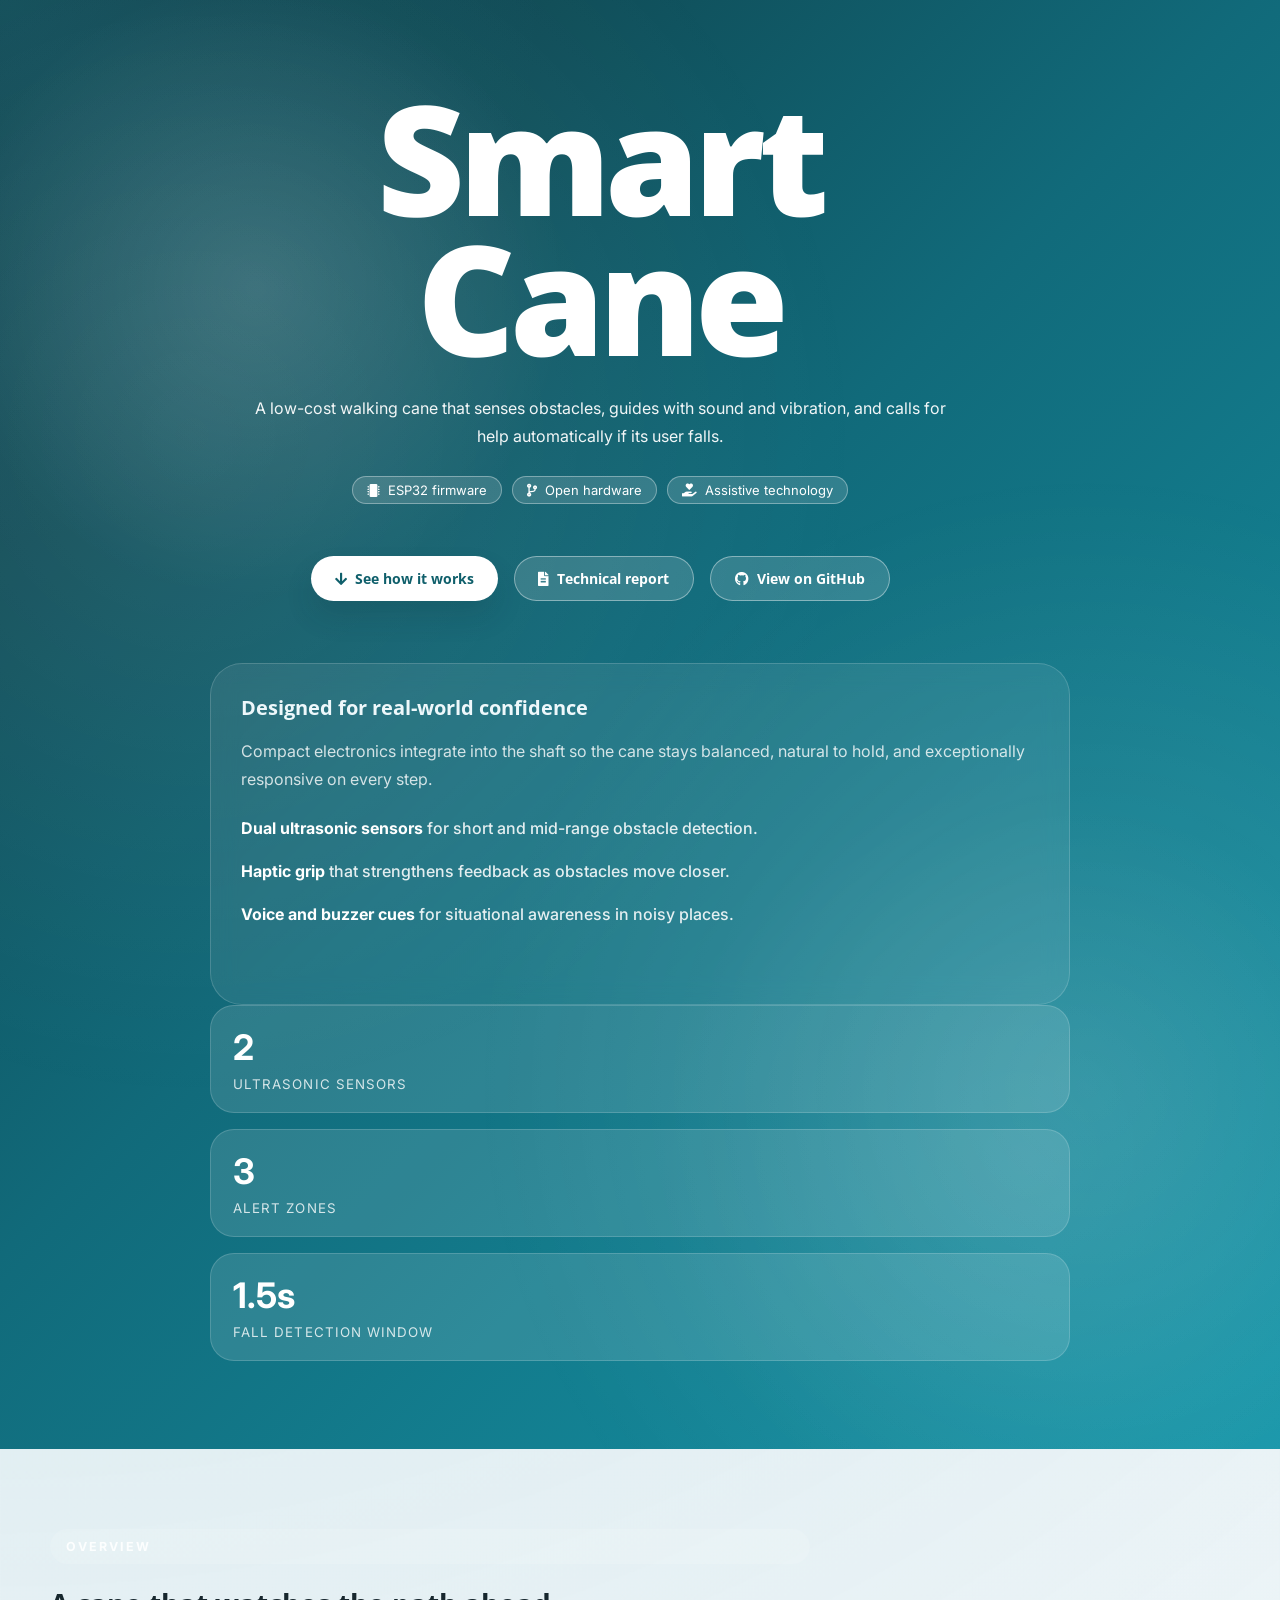
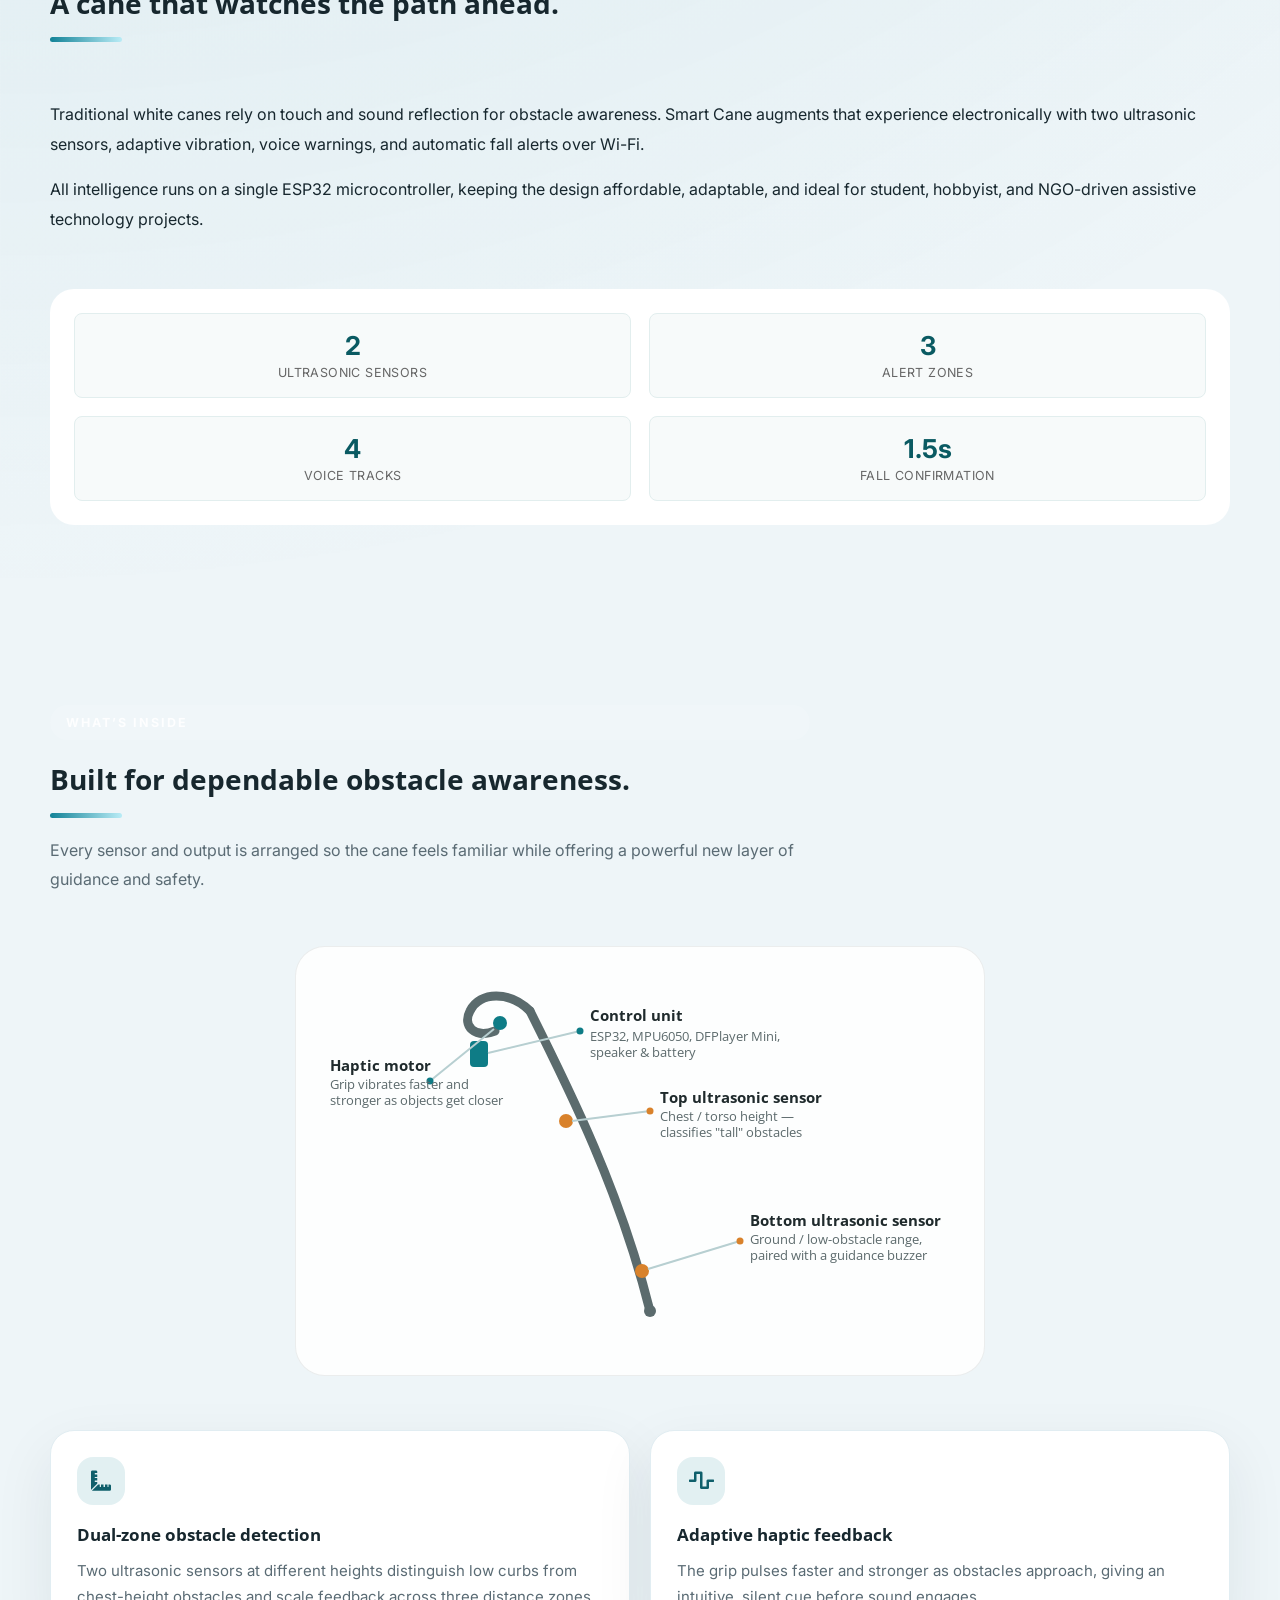
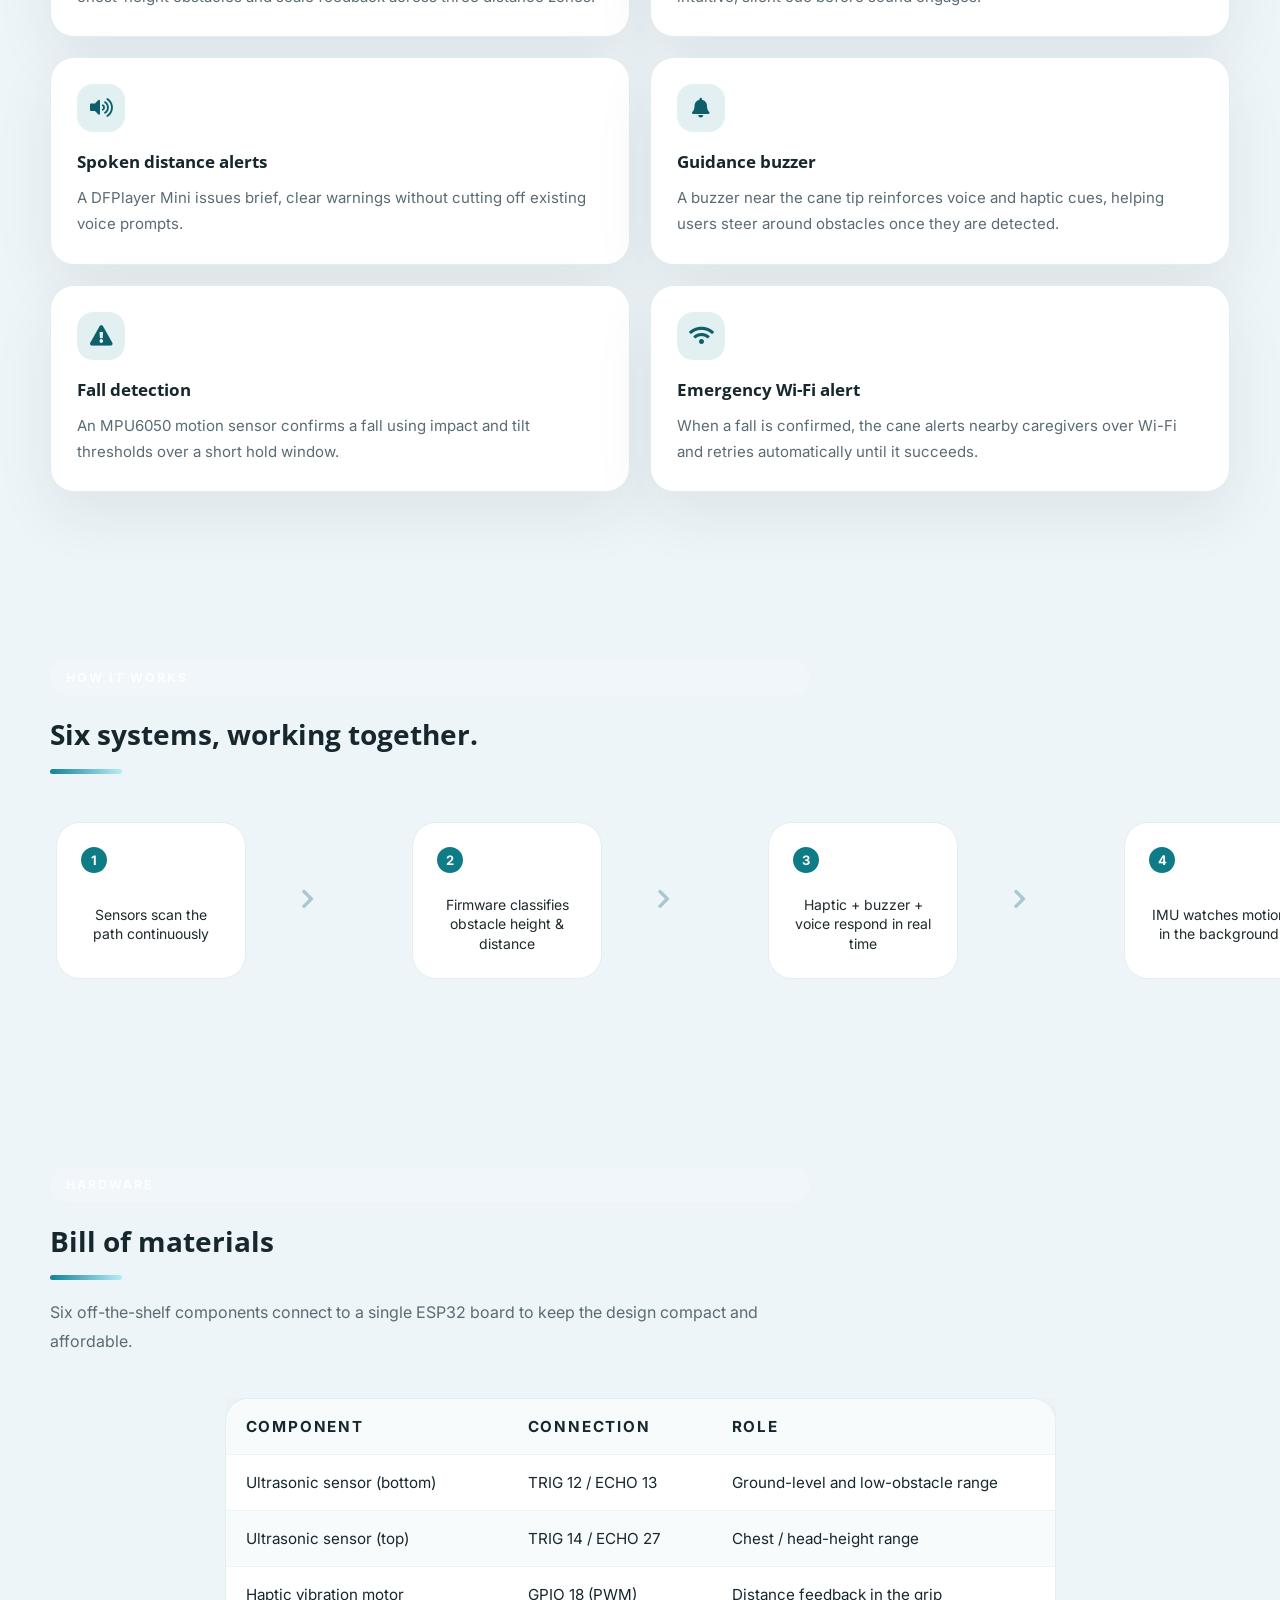
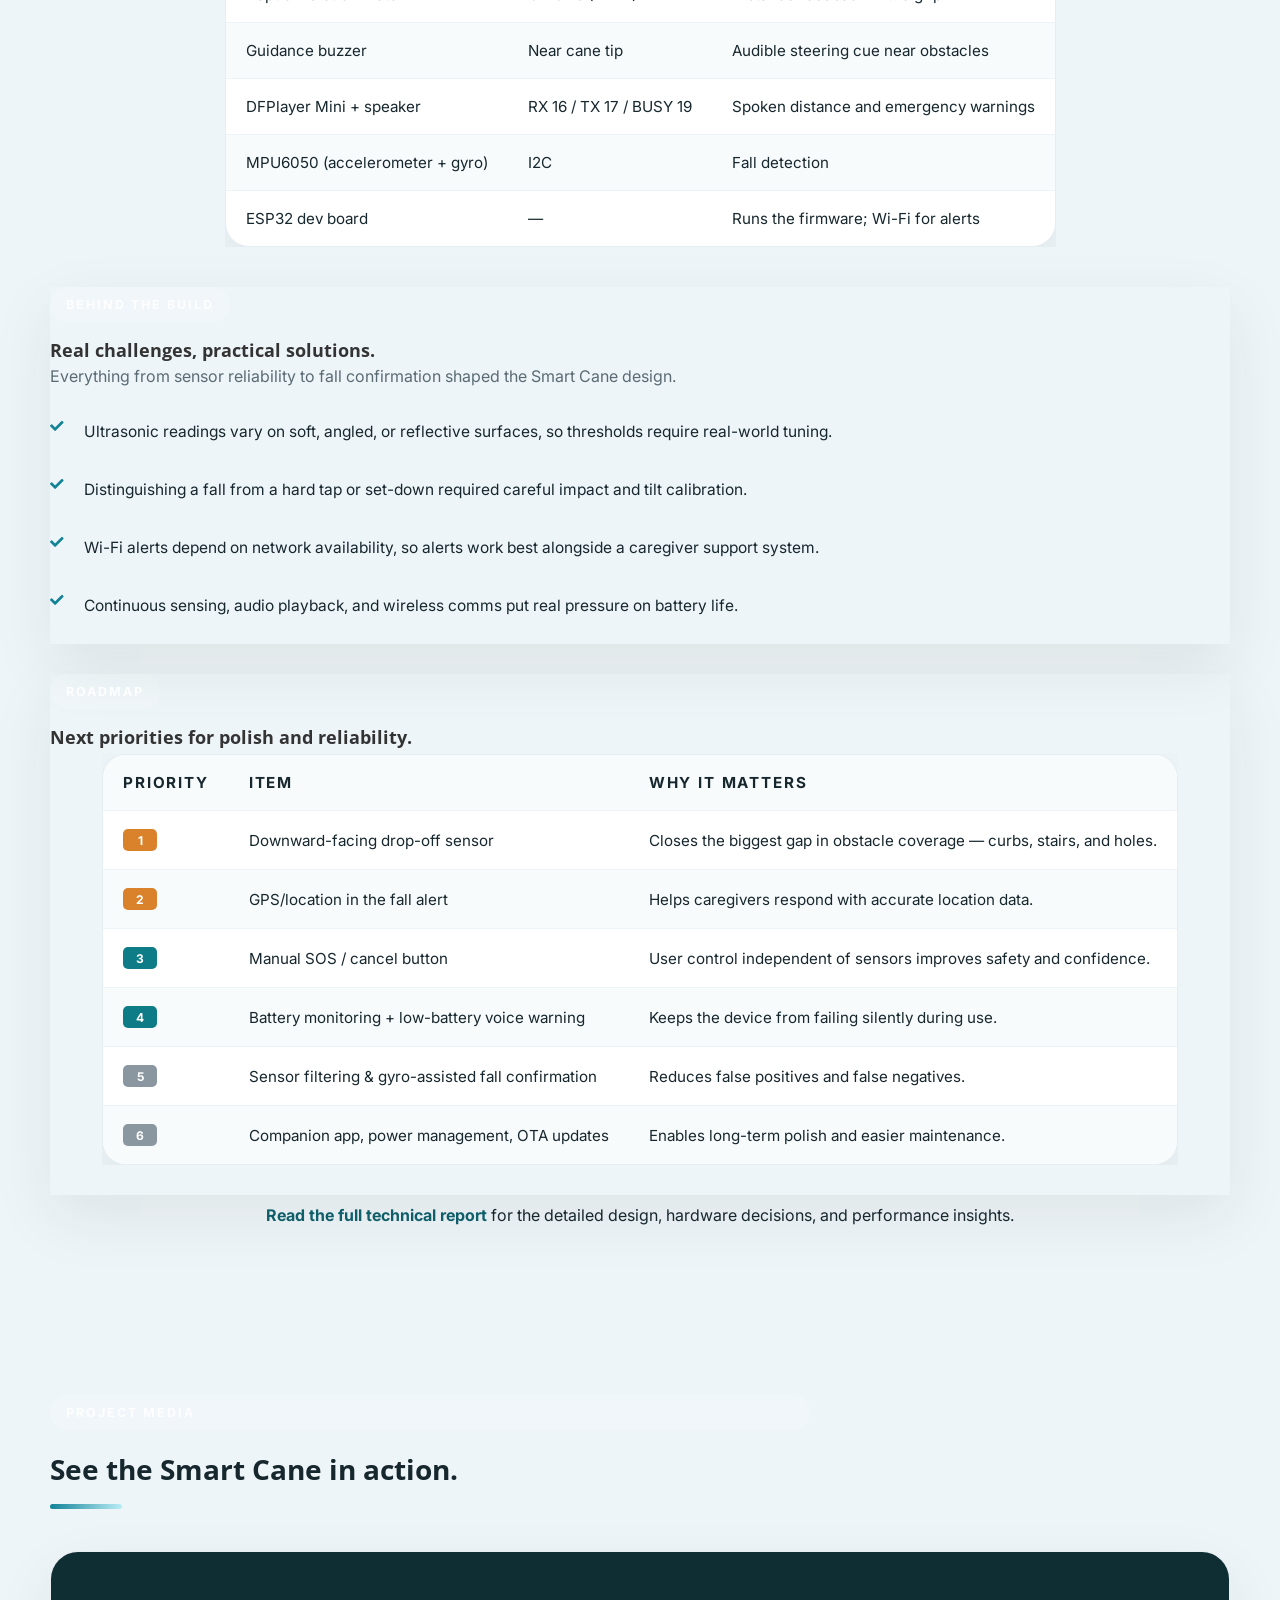
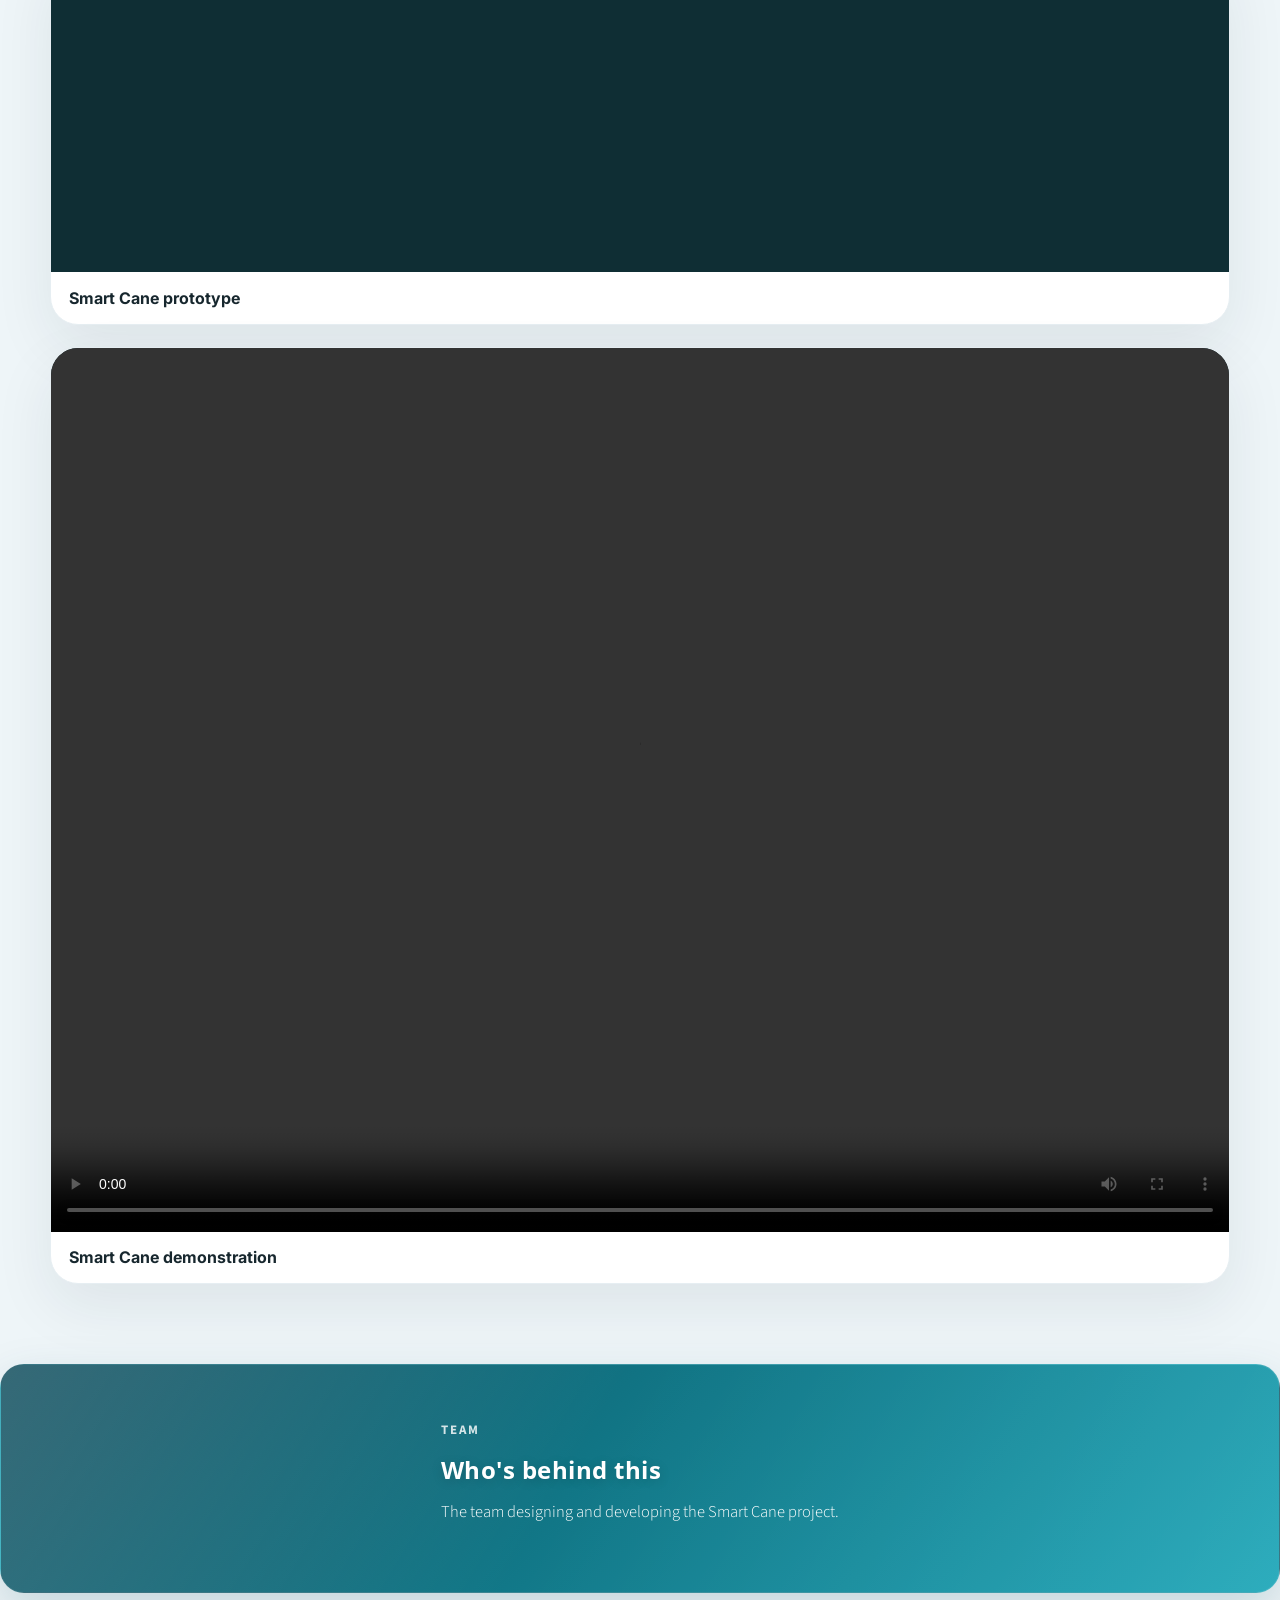
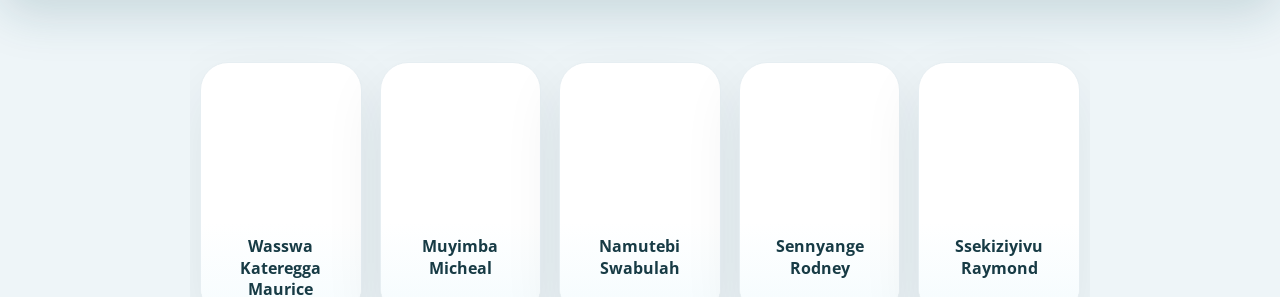
<file: index.html>
<!doctype html>
<html lang="en">
<head>
  <meta charset="utf-8">
  <meta name="viewport" content="width=device-width, initial-scale=1">
  <meta http-equiv="refresh" content="0; url=smart-cane-site/index.html">
  <title>Smart Cane</title>
  <link rel="canonical" href="smart-cane-site/index.html">
</head>
<body>
  <p>Opening the <a href="smart-cane-site/index.html">Smart Cane website</a>…</p>
</body>
</html>
</file>
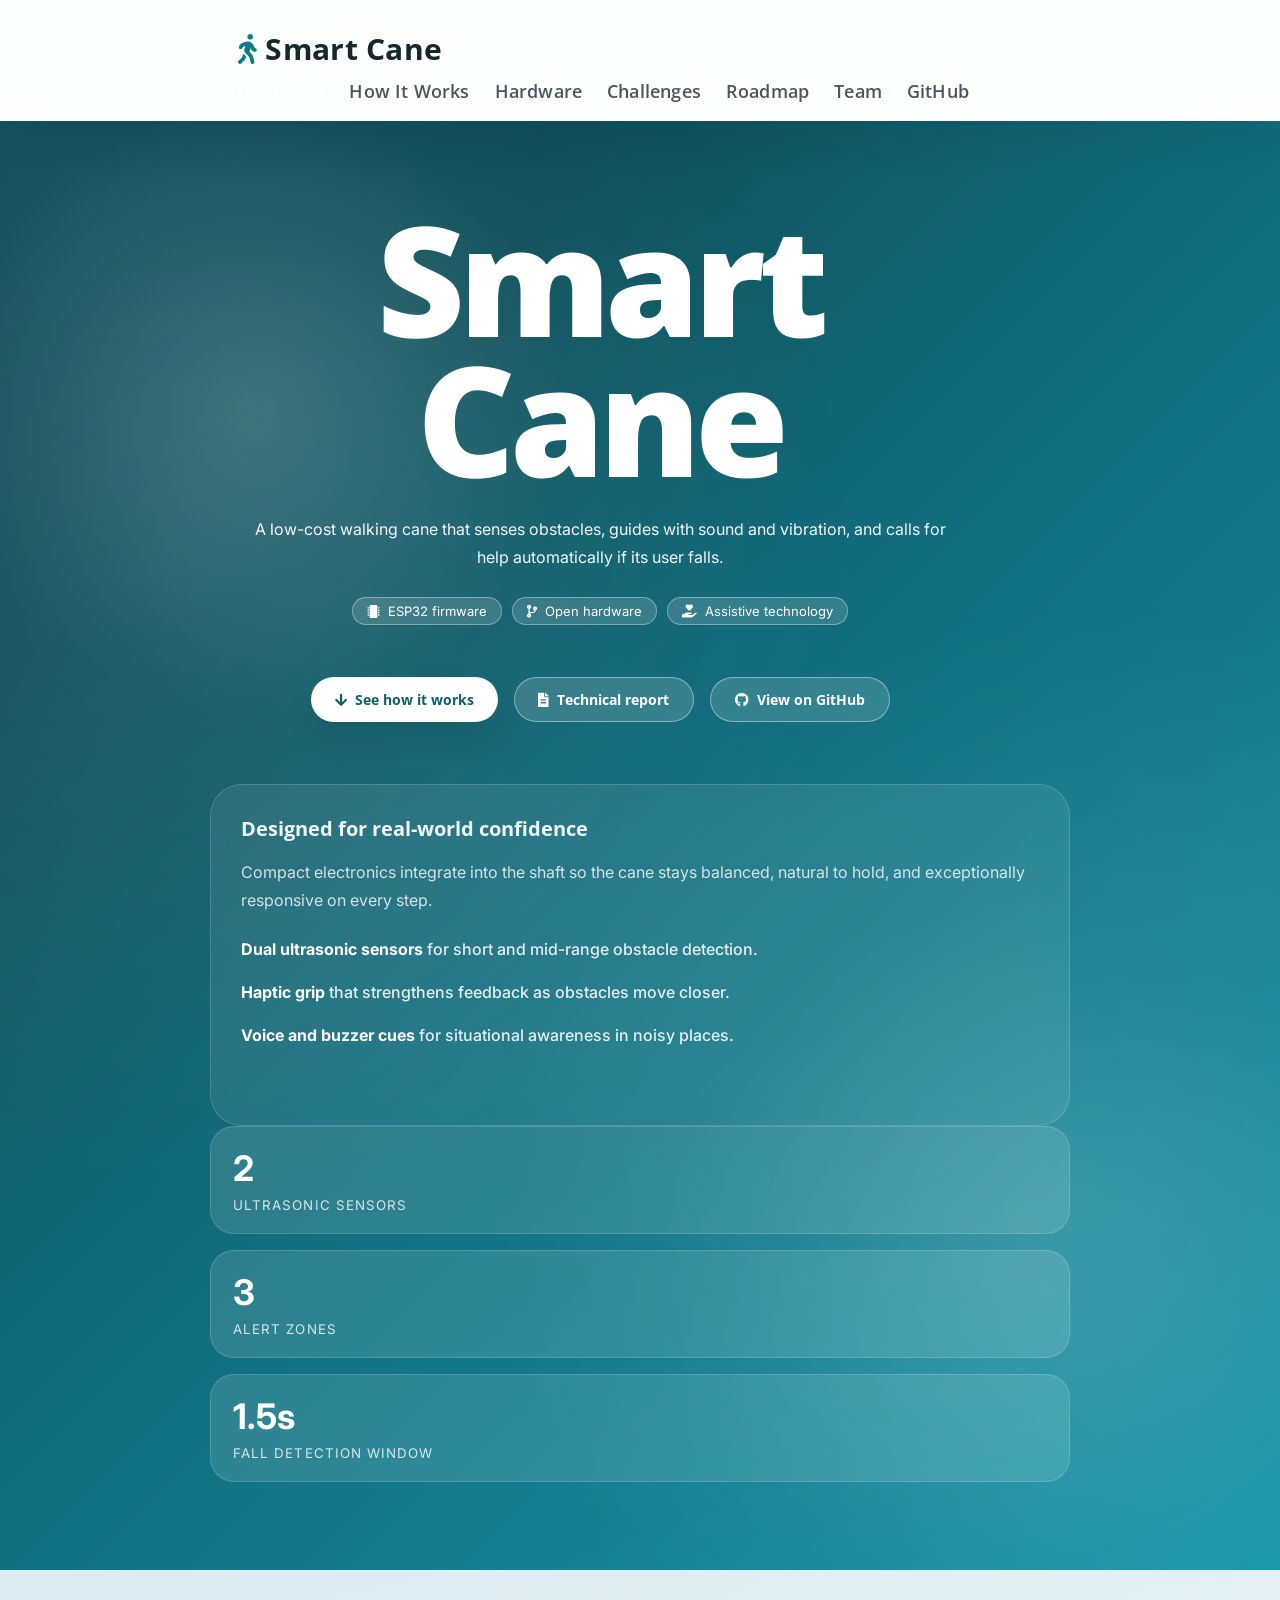
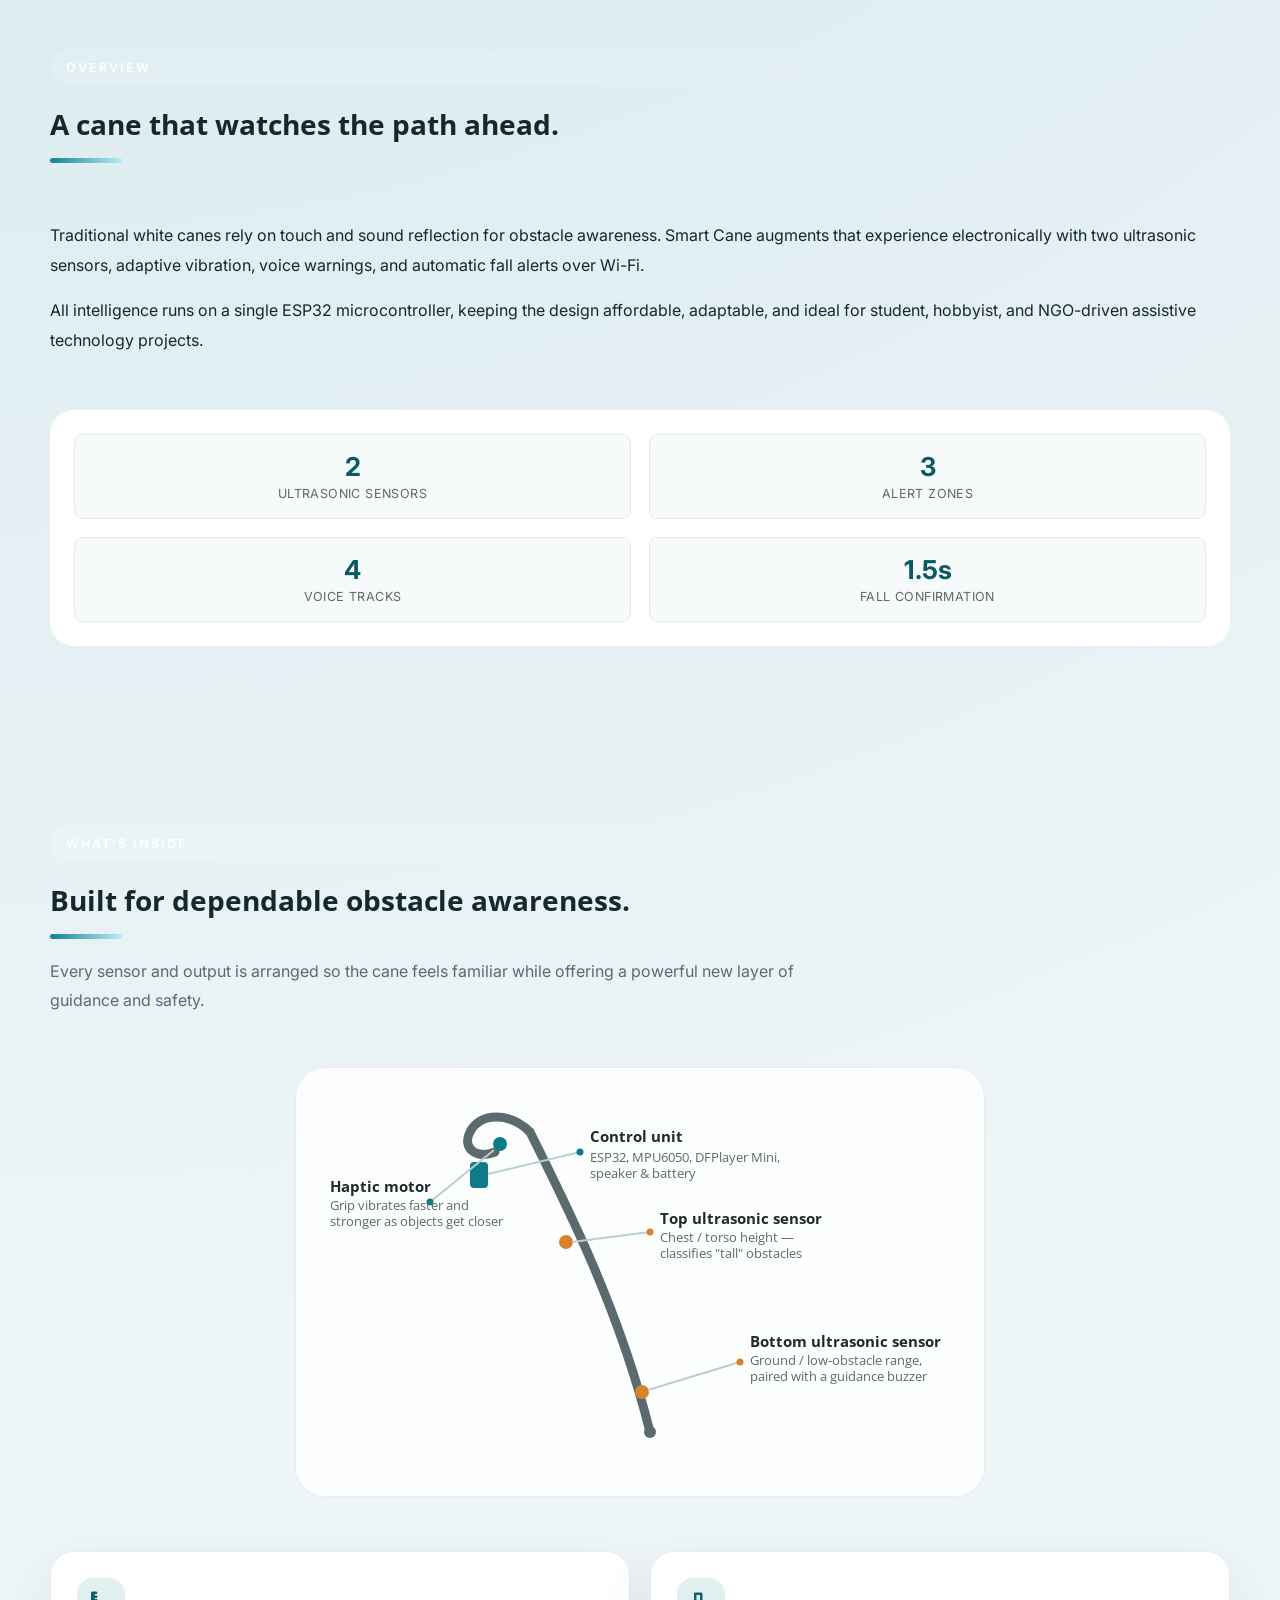
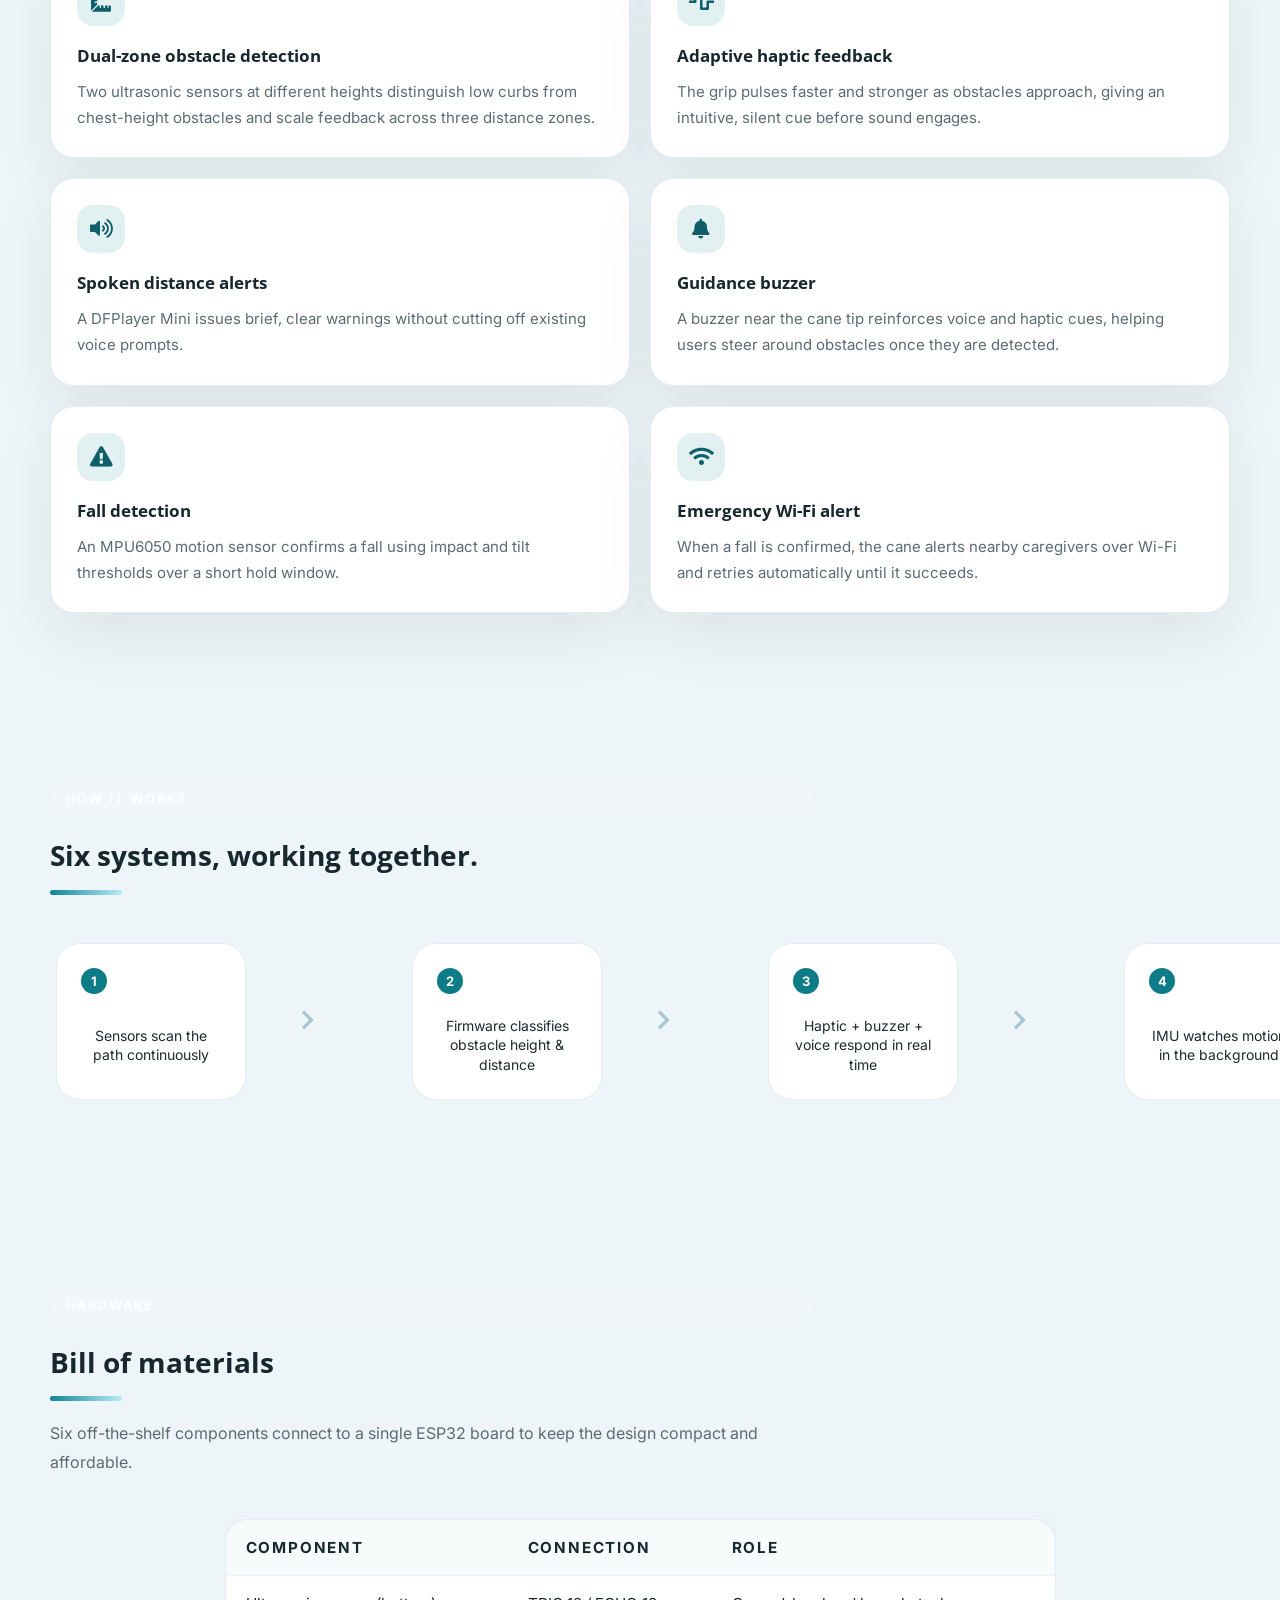
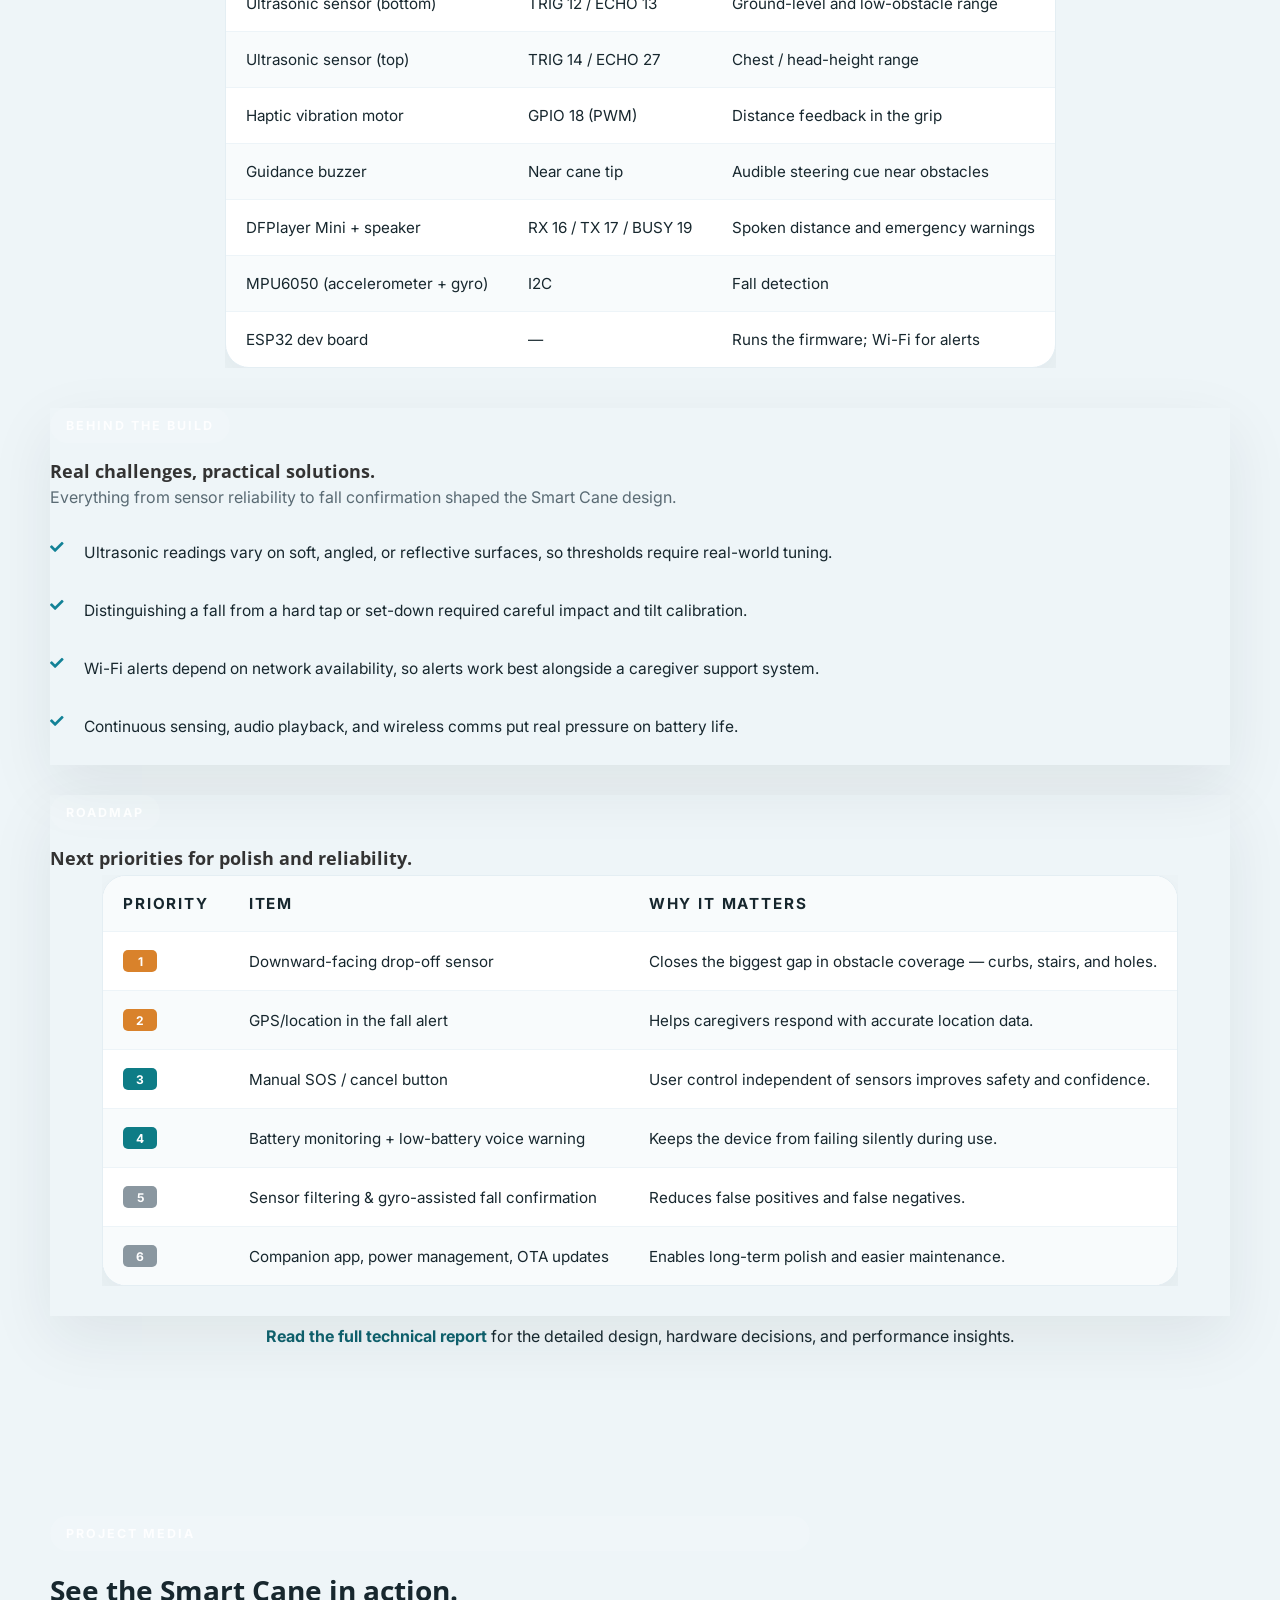
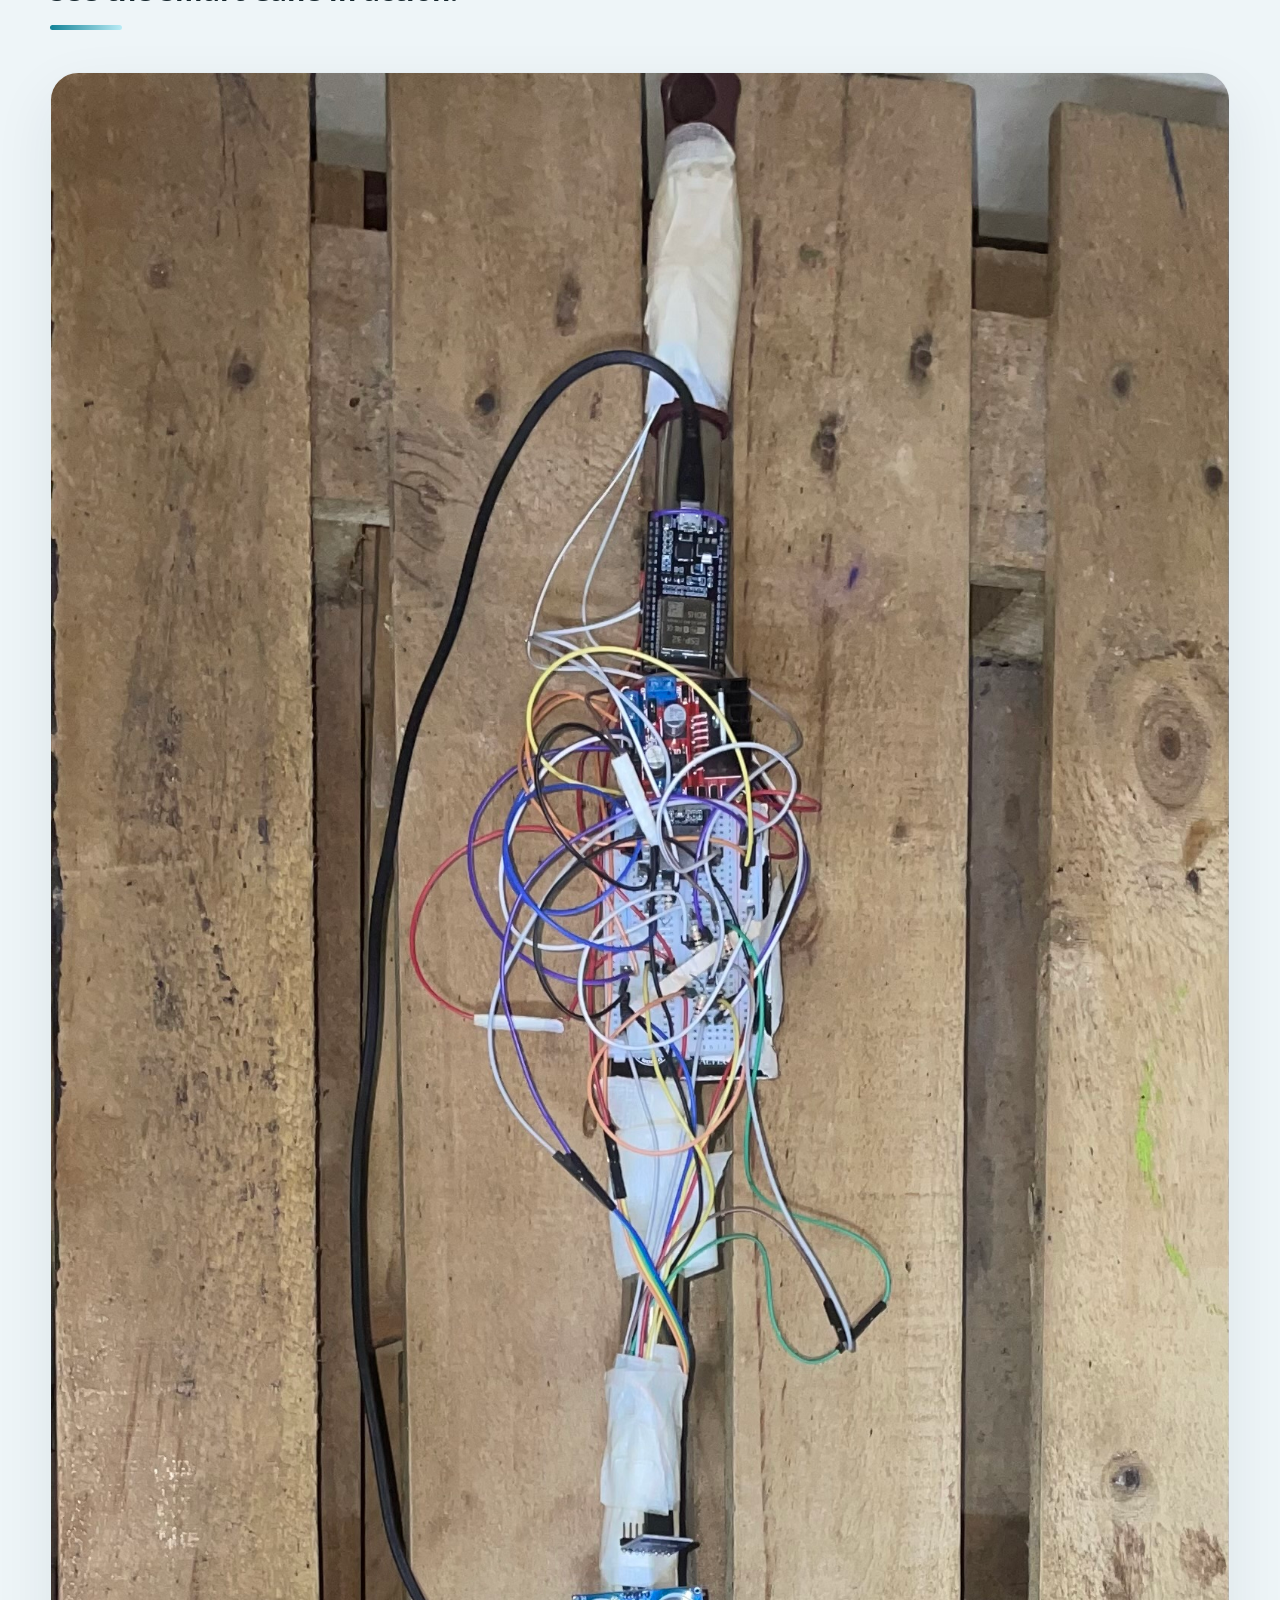
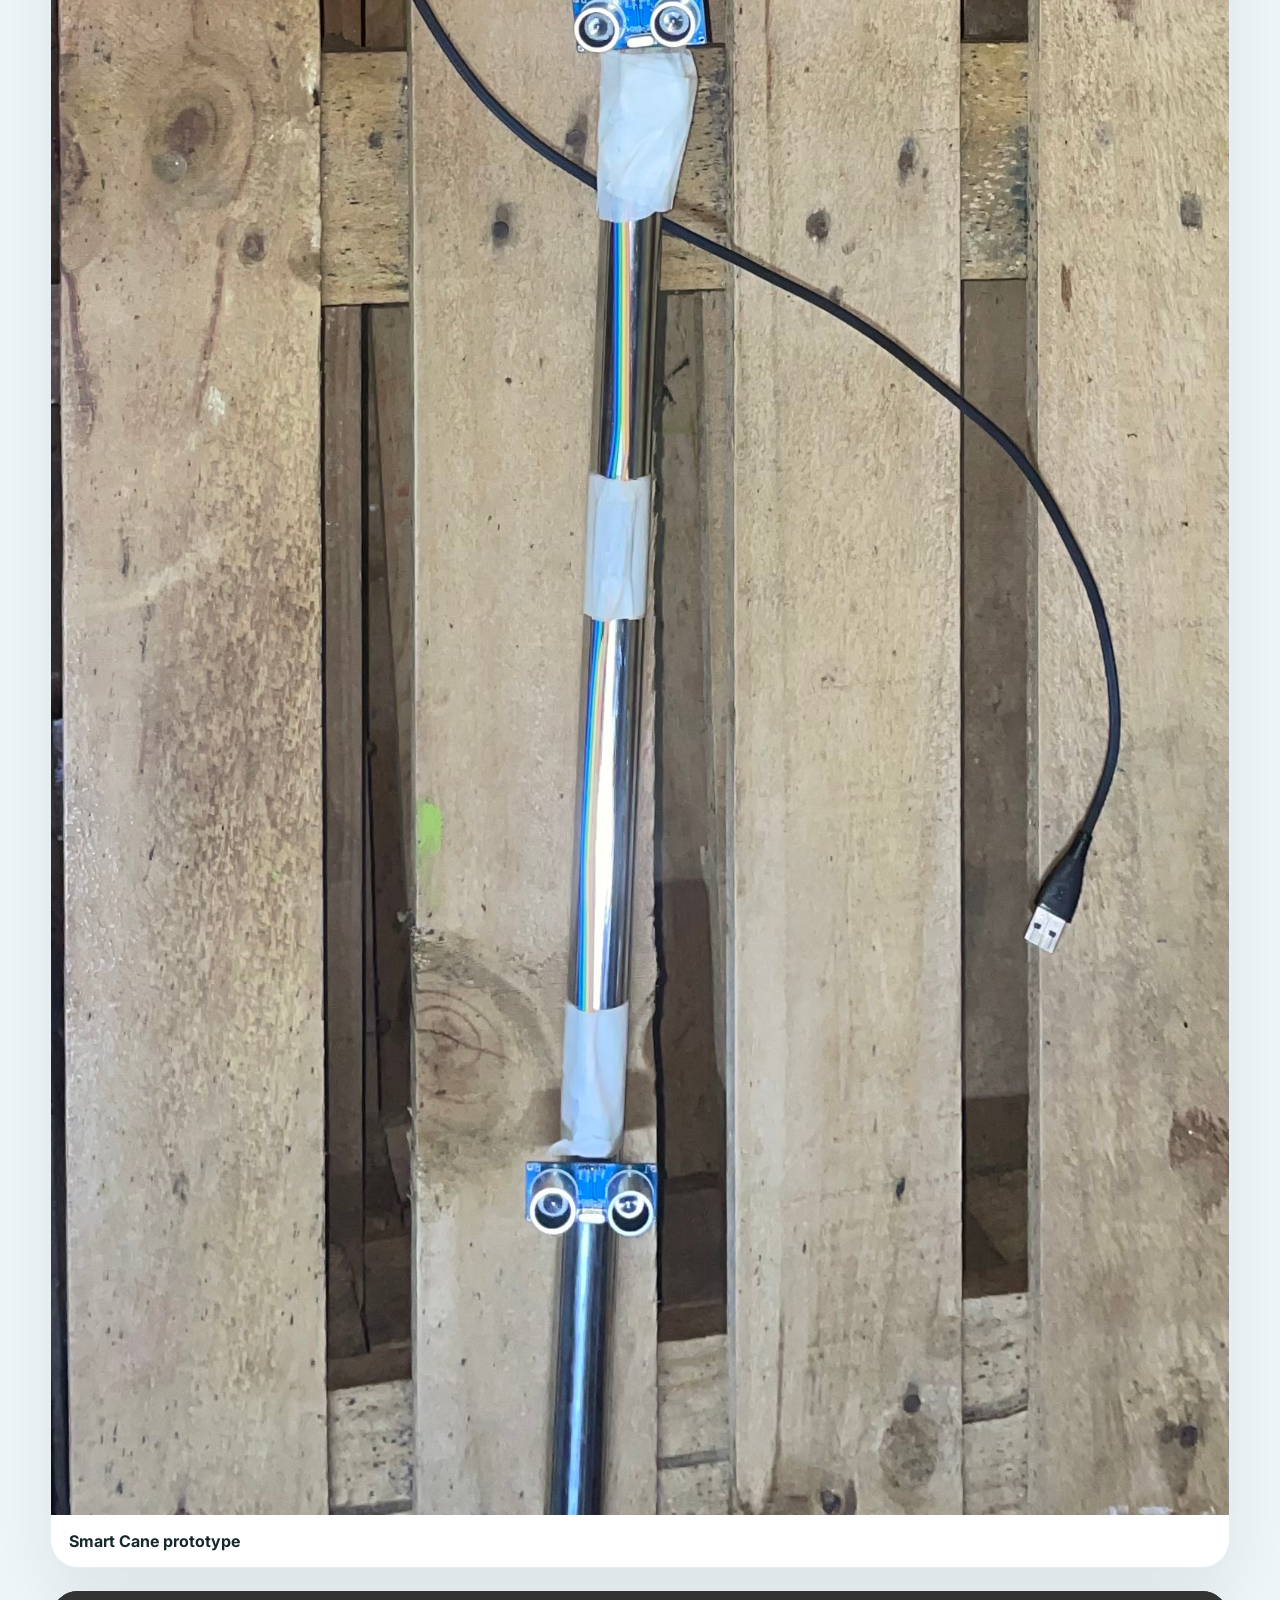
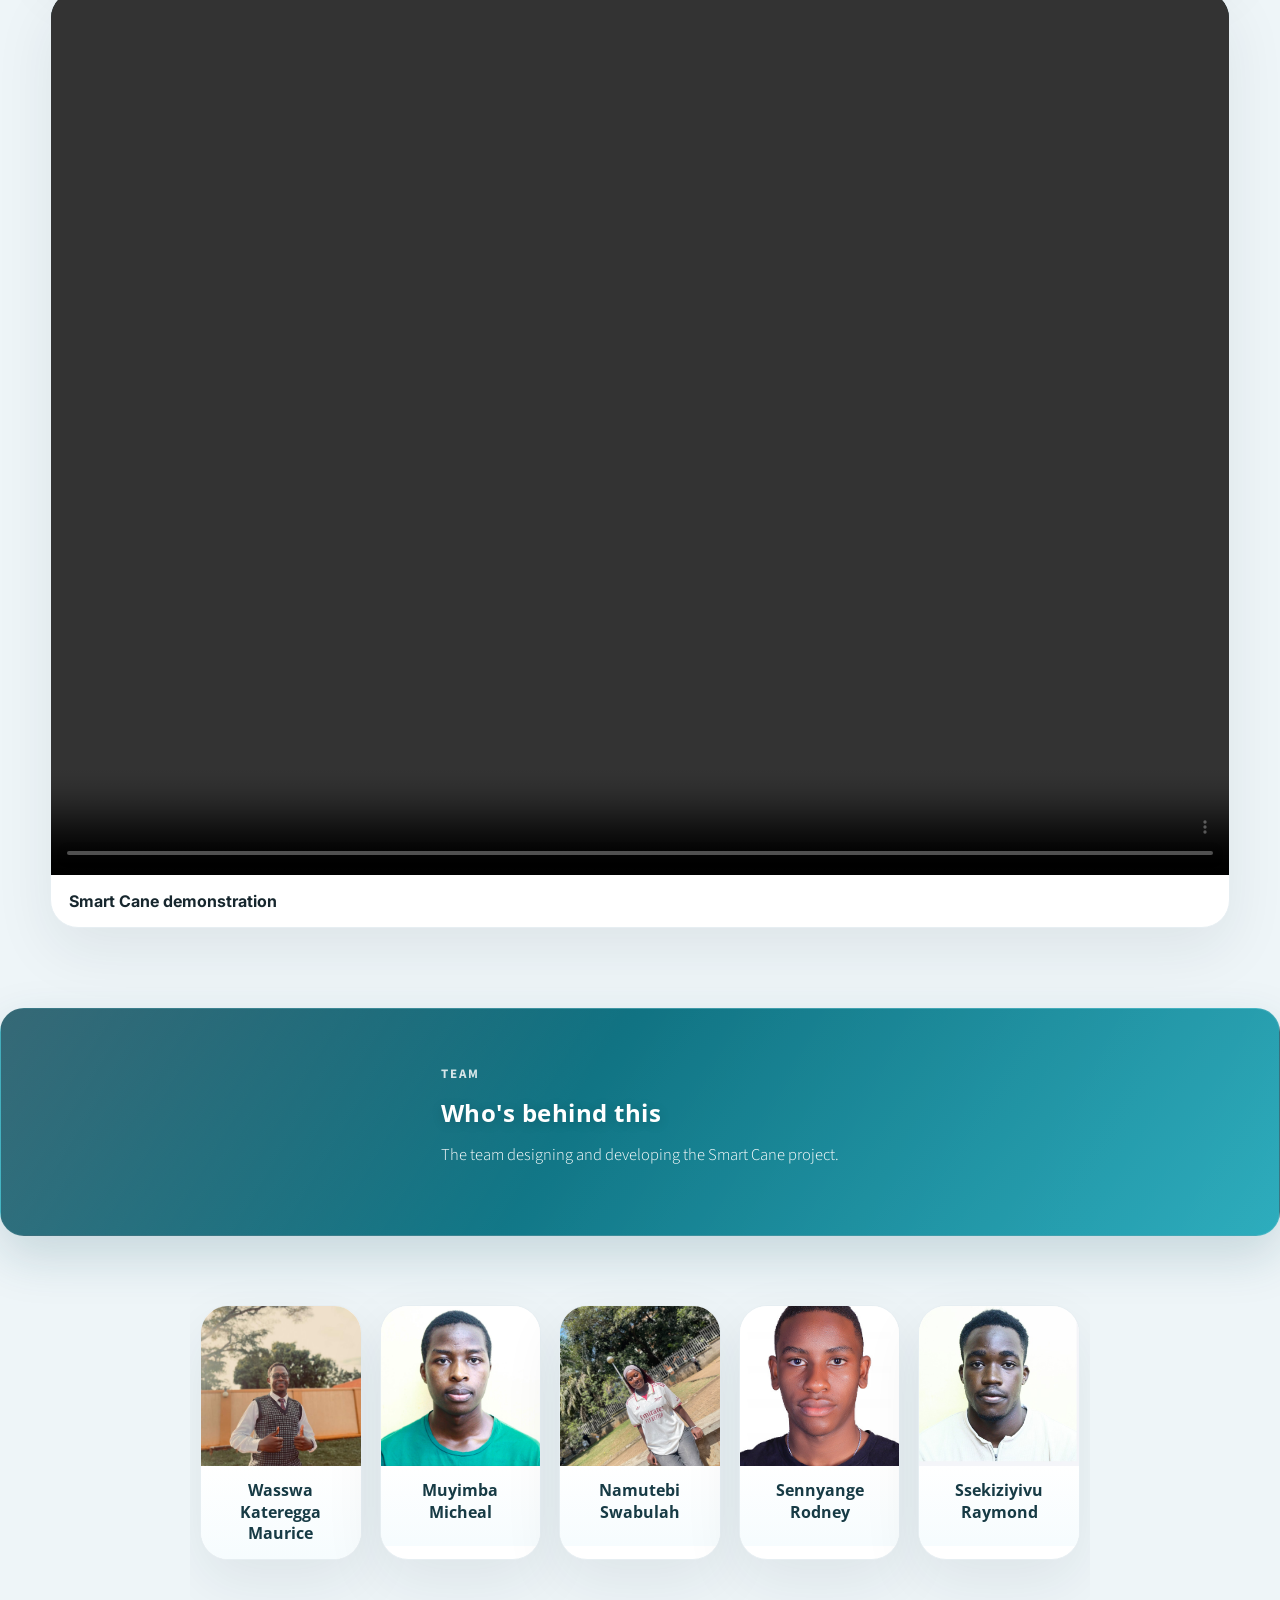
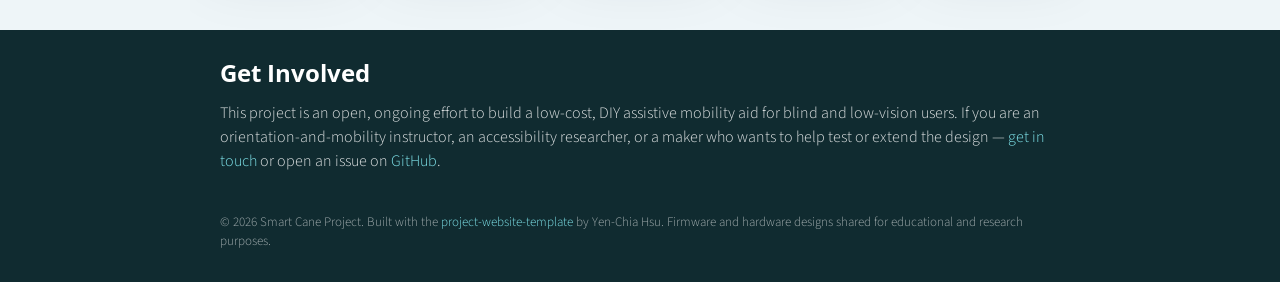
<file: smart-cane-site/index.html>
<!doctype html>
<html>

<head>
  <title>Smart Cane — Assistive Mobility Device for the Blind</title>
  <meta charset="utf-8" name="viewport" content="width=device-width, initial-scale=1">
  <meta name="description" content="An ESP32-based smart walking cane that gives blind and low-vision users obstacle warnings, haptic and audio feedback, and automatic fall alerts.">
  <link href="https://use.fontawesome.com/releases/v5.2.0/css/all.css" media="screen" rel="stylesheet" type="text/css" />
  <link href="css/frame.css" media="screen" rel="stylesheet" type="text/css" />
  <link href="css/controls.css" media="screen" rel="stylesheet" type="text/css" />
  <link href="css/custom.css" media="screen" rel="stylesheet" type="text/css" />
  <link href="https://fonts.googleapis.com/css2?family=Inter:wght@400;500;600;700&display=swap" rel="stylesheet">
  <link href='https://fonts.googleapis.com/css?family=Open+Sans:400,700' rel='stylesheet' type='text/css'>
  <link href='https://fonts.googleapis.com/css?family=Open+Sans+Condensed:300,700' rel='stylesheet' type='text/css'>
  <link href="https://fonts.googleapis.com/css?family=Source+Sans+Pro:400,700" rel="stylesheet">
  <script src="https://ajax.googleapis.com/ajax/libs/jquery/3.3.1/jquery.min.js"></script>
  <script src="js/menu.js"></script>
  <script src="js/footer.js"></script>
</head>

<body>
  <div class="menu-container"></div>

  <main class="page-shell">
    <section class="hero hero-banner">
      <div class="banner-table hero-grid">
        <div class="hero-copy">
          <h1>Smart Cane</h1>
          <p class="hero-tagline">
            A low-cost walking cane that senses obstacles, guides with sound and vibration, and calls for help automatically if its user falls.
          </p>

          <div class="hero-badges">
            <span class="hero-pill"><i class="fas fa-microchip"></i>&nbsp; ESP32 firmware</span>
            <span class="hero-pill"><i class="fas fa-code-branch"></i>&nbsp; Open hardware</span>
            <span class="hero-pill"><i class="fas fa-hand-holding-heart"></i>&nbsp; Assistive technology</span>
          </div>

          <div class="hero-buttons">
            <a href="#overview" class="custom-button btn-cane-primary">
              <i class="fas fa-arrow-down"></i>&nbsp; See how it works
            </a>
            <a href="technical%20report%20for%20smart%20cane.pdf" target="_blank" rel="noopener noreferrer" class="custom-button btn-cane-outline">
              <i class="fas fa-file-alt"></i>&nbsp; Technical report
            </a>
            <a href="https://github.com/maurice64bit/smartcane" target="_blank" rel="noopener noreferrer" class="custom-button btn-cane-outline">
              <i class="fab fa-github"></i>&nbsp; View on GitHub
            </a>
          </div>
        </div>

        <aside class="hero-panel">
          <div class="hero-card">
            <h3>Designed for real-world confidence</h3>
            <p>
              Compact electronics integrate into the shaft so the cane stays balanced, natural to hold, and
              exceptionally responsive on every step.
            </p>
            <div class="hero-feature-list">
              <div><strong>Dual ultrasonic sensors</strong> for short and mid-range obstacle detection.</div>
              <div><strong>Haptic grip</strong> that strengthens feedback as obstacles move closer.</div>
              <div><strong>Voice and buzzer cues</strong> for situational awareness in noisy places.</div>
            </div>
          </div>

          <div class="hero-quickstats">
            <div class="stat-tile">
              <span>2</span>
              <small>Ultrasonic sensors</small>
            </div>
            <div class="stat-tile">
              <span>3</span>
              <small>Alert zones</small>
            </div>
            <div class="stat-tile">
              <span>1.5s</span>
              <small>Fall detection window</small>
            </div>
          </div>
        </aside>
      </div>
    </section>

    <section id="overview" class="section section-overview">
      <div class="section-shell">
        <div class="section-header">
          <span class="eyebrow">Overview</span>
          <h2>A cane that watches the path ahead.</h2>
          <div class="section-divider"></div>
        </div>

        <div class="section-body overview-grid">
          <div class="overview-copy">
            <p>
              Traditional white canes rely on touch and sound reflection for obstacle awareness. Smart Cane
              augments that experience electronically with two ultrasonic sensors, adaptive vibration, voice
              warnings, and automatic fall alerts over Wi-Fi.
            </p>
            <p>
              All intelligence runs on a single ESP32 microcontroller, keeping the design affordable,
              adaptable, and ideal for student, hobbyist, and NGO-driven assistive technology projects.
            </p>
          </div>

          <div class="stat-strip highlight-strip">
            <div class="stat-box">
              <span class="stat-number">2</span>
              <span class="stat-label">Ultrasonic Sensors</span>
            </div>
            <div class="stat-box">
              <span class="stat-number">3</span>
              <span class="stat-label">Alert Zones</span>
            </div>
            <div class="stat-box">
              <span class="stat-number">4</span>
              <span class="stat-label">Voice Tracks</span>
            </div>
            <div class="stat-box">
              <span class="stat-number">1.5s</span>
              <span class="stat-label">Fall Confirmation</span>
            </div>
          </div>
        </div>
      </div>
    </section>

    <section class="section section-features">
      <div class="section-shell">
        <div class="section-header">
          <span class="eyebrow">What’s inside</span>
          <h2>Built for dependable obstacle awareness.</h2>
          <div class="section-divider"></div>
          <p class="section-description">
            Every sensor and output is arranged so the cane feels familiar while offering a powerful new layer
            of guidance and safety.
          </p>
        </div>

        <div class="feature-layout">
          <div class="feature-visual">
            <div class="cane-diagram-wrap">
              <svg viewBox="0 0 640 380" xmlns="http://www.w3.org/2000/svg" role="img" aria-label="Diagram of the smart cane showing the control unit near the handle, the top ultrasonic sensor at chest height, and the bottom ultrasonic sensor and buzzer near the tip.">
                <path d="M 210 40 C 250 120, 300 220, 330 340" fill="none" stroke="#5b6b6d" stroke-width="9" stroke-linecap="round"/>
                <path d="M 210 40 C 190 20, 160 20, 150 40 C 142 55, 155 68, 175 60" fill="none" stroke="#5b6b6d" stroke-width="9" stroke-linecap="round"/>
                <rect x="150" y="70" width="18" height="26" rx="4" fill="#0e7c86"/>
                <line x1="168" y1="82" x2="260" y2="60" stroke="#b7cfd1" stroke-width="2"/>
                <circle cx="260" cy="60" r="3.5" fill="#0e7c86"/>
                <text x="270" y="50" font-family="Open Sans, sans-serif" font-size="15" font-weight="700" fill="#1f2a2c">Control unit</text>
                <text x="270" y="70" font-family="Open Sans, sans-serif" font-size="12.5" fill="#5c6a6c">ESP32, MPU6050, DFPlayer Mini,</text>
                <text x="270" y="86" font-family="Open Sans, sans-serif" font-size="12.5" fill="#5c6a6c">speaker &amp; battery</text>
                <circle cx="246" cy="150" r="7" fill="#d9822b"/>
                <line x1="252" y1="150" x2="330" y2="140" stroke="#b7cfd1" stroke-width="2"/>
                <circle cx="330" cy="140" r="3.5" fill="#d9822b"/>
                <text x="340" y="132" font-family="Open Sans, sans-serif" font-size="15" font-weight="700" fill="#1f2a2c">Top ultrasonic sensor</text>
                <text x="340" y="150" font-family="Open Sans, sans-serif" font-size="12.5" fill="#5c6a6c">Chest / torso height —</text>
                <text x="340" y="166" font-family="Open Sans, sans-serif" font-size="12.5" fill="#5c6a6c">classifies "tall" obstacles</text>
                <circle cx="180" cy="52" r="7" fill="#0e7c86"/>
                <line x1="174" y1="58" x2="110" y2="110" stroke="#b7cfd1" stroke-width="2"/>
                <circle cx="110" cy="110" r="3.5" fill="#0e7c86"/>
                <text x="10" y="100" font-family="Open Sans, sans-serif" font-size="15" font-weight="700" fill="#1f2a2c" text-anchor="start">Haptic motor</text>
                <text x="10" y="118" font-family="Open Sans, sans-serif" font-size="12.5" fill="#5c6a6c">Grip vibrates faster and</text>
                <text x="10" y="134" font-family="Open Sans, sans-serif" font-size="12.5" fill="#5c6a6c">stronger as objects get closer</text>
                <circle cx="322" cy="300" r="7" fill="#d9822b"/>
                <line x1="328" y1="298" x2="420" y2="270" stroke="#b7cfd1" stroke-width="2"/>
                <circle cx="420" cy="270" r="3.5" fill="#d9822b"/>
                <text x="430" y="255" font-family="Open Sans, sans-serif" font-size="15" font-weight="700" fill="#1f2a2c">Bottom ultrasonic sensor</text>
                <text x="430" y="273" font-family="Open Sans, sans-serif" font-size="12.5" fill="#5c6a6c">Ground / low-obstacle range,</text>
                <text x="430" y="289" font-family="Open Sans, sans-serif" font-size="12.5" fill="#5c6a6c">paired with a guidance buzzer</text>
                <circle cx="330" cy="340" r="6" fill="#5b6b6d"/>
              </svg>
            </div>
          </div>

          <div class="feature-grid">
            <div class="feature-card">
              <div class="feature-icon"><i class="fas fa-ruler-combined"></i></div>
              <h3>Dual-zone obstacle detection</h3>
              <p>Two ultrasonic sensors at different heights distinguish low curbs from chest-height obstacles and scale feedback across three distance zones.</p>
            </div>
            <div class="feature-card">
              <div class="feature-icon"><i class="fas fa-wave-square"></i></div>
              <h3>Adaptive haptic feedback</h3>
              <p>The grip pulses faster and stronger as obstacles approach, giving an intuitive, silent cue before sound engages.</p>
            </div>
            <div class="feature-card">
              <div class="feature-icon"><i class="fas fa-volume-up"></i></div>
              <h3>Spoken distance alerts</h3>
              <p>A DFPlayer Mini issues brief, clear warnings without cutting off existing voice prompts.</p>
            </div>
            <div class="feature-card">
              <div class="feature-icon"><i class="fas fa-bell"></i></div>
              <h3>Guidance buzzer</h3>
              <p>A buzzer near the cane tip reinforces voice and haptic cues, helping users steer around obstacles once they are detected.</p>
            </div>
            <div class="feature-card">
              <div class="feature-icon"><i class="fas fa-exclamation-triangle"></i></div>
              <h3>Fall detection</h3>
              <p>An MPU6050 motion sensor confirms a fall using impact and tilt thresholds over a short hold window.</p>
            </div>
            <div class="feature-card">
              <div class="feature-icon"><i class="fas fa-wifi"></i></div>
              <h3>Emergency Wi-Fi alert</h3>
              <p>When a fall is confirmed, the cane alerts nearby caregivers over Wi-Fi and retries automatically until it succeeds.</p>
            </div>
          </div>
        </div>
      </div>
    </section>

    <section class="section section-process">
      <div class="section-shell">
        <div class="section-header">
          <span class="eyebrow">How it works</span>
          <h2>Six systems, working together.</h2>
          <div class="section-divider"></div>
        </div>

        <div class="pipeline">
          <div class="pipeline-step">
            <div class="step-index">1</div>
            <div class="step-label">Sensors scan the path continuously</div>
          </div>
          <div class="pipeline-arrow"><i class="fas fa-chevron-right"></i></div>
          <div class="pipeline-step">
            <div class="step-index">2</div>
            <div class="step-label">Firmware classifies obstacle height &amp; distance</div>
          </div>
          <div class="pipeline-arrow"><i class="fas fa-chevron-right"></i></div>
          <div class="pipeline-step">
            <div class="step-index">3</div>
            <div class="step-label">Haptic + buzzer + voice respond in real time</div>
          </div>
          <div class="pipeline-arrow"><i class="fas fa-chevron-right"></i></div>
          <div class="pipeline-step">
            <div class="step-index">4</div>
            <div class="step-label">IMU watches motion in the background</div>
          </div>
          <div class="pipeline-arrow"><i class="fas fa-chevron-right"></i></div>
          <div class="pipeline-step">
            <div class="step-index">5</div>
            <div class="step-label">On a confirmed fall: alarm + Wi-Fi alert</div>
          </div>
        </div>
      </div>
    </section>

    <section id="hardware" class="section section-hardware">
      <div class="section-shell">
        <div class="section-header">
          <span class="eyebrow">Hardware</span>
          <h2>Bill of materials</h2>
          <div class="section-divider"></div>
          <p class="section-description">Six off-the-shelf components connect to a single ESP32 board to keep the design compact and affordable.</p>
        </div>

        <div class="custom-table-container center add-top-margin-small add-bottom-margin-large">
          <table class="custom-table modern-table">
            <thead>
              <tr>
                <th>Component</th>
                <th>Connection</th>
                <th>Role</th>
              </tr>
            </thead>
            <tbody>
              <tr>
                <td>Ultrasonic sensor (bottom)</td>
                <td class="text-center">TRIG 12 / ECHO 13</td>
                <td>Ground-level and low-obstacle range</td>
              </tr>
              <tr>
                <td>Ultrasonic sensor (top)</td>
                <td class="text-center">TRIG 14 / ECHO 27</td>
                <td>Chest / head-height range</td>
              </tr>
              <tr>
                <td>Haptic vibration motor</td>
                <td class="text-center">GPIO 18 (PWM)</td>
                <td>Distance feedback in the grip</td>
              </tr>
              <tr>
                <td>Guidance buzzer</td>
                <td class="text-center">Near cane tip</td>
                <td>Audible steering cue near obstacles</td>
              </tr>
              <tr>
                <td>DFPlayer Mini + speaker</td>
                <td class="text-center">RX 16 / TX 17 / BUSY 19</td>
                <td>Spoken distance and emergency warnings</td>
              </tr>
              <tr>
                <td>MPU6050 (accelerometer + gyro)</td>
                <td class="text-center">I2C</td>
                <td>Fall detection</td>
              </tr>
              <tr>
                <td>ESP32 dev board</td>
                <td class="text-center">&mdash;</td>
                <td>Runs the firmware; Wi-Fi for alerts</td>
              </tr>
            </tbody>
          </table>
        </div>

        <div class="section-content-grid">
          <div>
            <span class="eyebrow">Behind the build</span>
            <h3>Real challenges, practical solutions.</h3>
            <p class="section-description">Everything from sensor reliability to fall confirmation shaped the Smart Cane design.</p>
            <ul class="check-list gap-list modern-check-list">
              <li>Ultrasonic readings vary on soft, angled, or reflective surfaces, so thresholds require real-world tuning.</li>
              <li>Distinguishing a fall from a hard tap or set-down required careful impact and tilt calibration.</li>
              <li>Wi-Fi alerts depend on network availability, so alerts work best alongside a caregiver support system.</li>
              <li>Continuous sensing, audio playback, and wireless comms put real pressure on battery life.</li>
            </ul>
          </div>

          <div>
            <span class="eyebrow">Roadmap</span>
            <h3>Next priorities for polish and reliability.</h3>
            <div class="custom-table-container center add-top-margin-small add-bottom-margin-large">
              <table class="custom-table modern-table roadmap-table">
                <thead>
                  <tr>
                    <th class="text-center">Priority</th>
                    <th>Item</th>
                    <th>Why it matters</th>
                  </tr>
                </thead>
                <tbody>
                  <tr>
                    <td class="text-center"><span class="priority-badge badge-warn">1</span></td>
                    <td>Downward-facing drop-off sensor</td>
                    <td>Closes the biggest gap in obstacle coverage — curbs, stairs, and holes.</td>
                  </tr>
                  <tr>
                    <td class="text-center"><span class="priority-badge badge-warn">2</span></td>
                    <td>GPS/location in the fall alert</td>
                    <td>Helps caregivers respond with accurate location data.</td>
                  </tr>
                  <tr>
                    <td class="text-center"><span class="priority-badge">3</span></td>
                    <td>Manual SOS / cancel button</td>
                    <td>User control independent of sensors improves safety and confidence.</td>
                  </tr>
                  <tr>
                    <td class="text-center"><span class="priority-badge">4</span></td>
                    <td>Battery monitoring + low-battery voice warning</td>
                    <td>Keeps the device from failing silently during use.</td>
                  </tr>
                  <tr>
                    <td class="text-center"><span class="priority-badge badge-later">5</span></td>
                    <td>Sensor filtering &amp; gyro-assisted fall confirmation</td>
                    <td>Reduces false positives and false negatives.</td>
                  </tr>
                  <tr>
                    <td class="text-center"><span class="priority-badge badge-later">6</span></td>
                    <td>Companion app, power management, OTA updates</td>
                    <td>Enables long-term polish and easier maintenance.</td>
                  </tr>
                </tbody>
              </table>
            </div>
          </div>
        </div>

        <p class="text text-center">
          <a class="highlight-text" href="technical%20report%20for%20smart%20cane.pdf" target="_blank" rel="noopener noreferrer">Read the full technical report</a> for the detailed design, hardware decisions, and performance insights.
        </p>
      </div>
    </section>

    <section id="media" class="section section-media">
      <div class="section-shell">
        <div class="section-header">
          <span class="eyebrow">Project media</span>
          <h2>See the Smart Cane in action.</h2>
          <div class="section-divider"></div>
        </div>

        <div class="project-media">
          <figure class="project-media-card cane-photo-card">
            <img src="smart%20cane.jpeg" alt="Smart Cane prototype" loading="lazy">
            <figcaption>Smart Cane prototype</figcaption>
          </figure>
          <figure class="project-media-card">
            <video controls preload="metadata" aria-label="Smart Cane demonstration video">
              <source src="smart%20cane%20vid.mov" type="video/quicktime">
              Your browser does not support embedded video.
              <a href="smart%20cane%20vid.mov">Download the video</a>.
            </video>
            <figcaption>Smart Cane demonstration</figcaption>
          </figure>
        </div>
      </div>
    </section>

    <!-- Team banner -->
    <div class="banner premium-team-banner">
      <div class="banner-table flex-column">
        <div class="flex-row">
          <div class="flex-item flex-column">
            <span class="eyebrow" id="team">Team</span>
            <h2 class="add-top-margin-small premium-team-title">Who's behind this</h2>
            <p class="text premium-team-text">
              The team designing and developing the Smart Cane project.
            </p>
          </div>
        </div>
      </div>
    </div>

    <div class="content">
      <div class="content-table flex-column">
        <div class="team-grid add-top-margin-small add-bottom-margin-large">
          <article class="team-card">
            <img src="Wasswa%20Kateregga%20Maurice.jpeg" alt="Wasswa Kateregga Maurice" loading="lazy">
            <h3>Wasswa Kateregga Maurice</h3>
          </article>
          <article class="team-card">
            <img src="Muyimba%20Micheal.jpeg" alt="Muyimba Micheal" loading="lazy">
            <h3>Muyimba Micheal</h3>
          </article>
          <article class="team-card">
            <img src="Namutebi%20Swabulah.jpeg" alt="Namutebi Swabulah" loading="lazy">
            <h3>Namutebi Swabulah</h3>
          </article>
          <article class="team-card">
            <img src="Sennyange%20Rodney.jpeg" alt="Sennyange Rodney" loading="lazy">
            <h3>Sennyange Rodney</h3>
          </article>
          <article class="team-card">
            <img src="Ssekiziyivu%20Raymond.jpeg" alt="Ssekiziyivu Raymond" loading="lazy">
            <h3>Ssekiziyivu Raymond</h3>
          </article>
        </div>
      </div>
    </div>
  </main>

  <div class="footer-container"></div>
</body>

</html>
</file>
<file: smart-cane-site/css/frame.css>
/*************************************************************************
 * GitHub: https://github.com/yenchiah/project-website-template
 * Version: v3.44
 * This CSS file is for the website frame
 * If you want to keep this template updated, avoid modifying this file
 * Instead, add your own CSS in the custom.css file
 *************************************************************************/

html,
body {
  margin: 0;
  padding: 0;
  background-color: white;
  font-family: 'Open Sans', Helvetica, Arial, sans-serif;
  left: 0;
  right: 0;
  width: auto;
}

/* This is a hack for FireFox that the <b> tag does not work */
strong,
b {
  font-weight: bold;
}

a {
  outline: none;
  cursor: pointer;
}

img {
  -webkit-touch-callout: none;
  -webkit-user-select: none;
  -khtml-user-select: none;
  -moz-user-select: none;
  -ms-user-select: none;
  user-select: none;
}

video {
  -webkit-touch-callout: none;
  -webkit-user-select: none;
  -khtml-user-select: none;
  -moz-user-select: none;
  -ms-user-select: none;
  user-select: none;
}

h1 {
  font-size: 30px;
  color: #333333;
  margin: 30px 0 0 0;
  padding: 0;
  font-weight: bold;
  font-family: 'Open Sans', Helvetica, Arial, sans-serif;
}

h2 {
  font-size: 24px;
  color: #333333;
  margin: 30px 0 0 0;
  padding: 0;
  font-weight: bold;
  font-family: 'Open Sans', Helvetica, Arial, sans-serif;
}

h3 {
  font-size: 18px;
  color: #333333;
  margin: 10px 0 0 0;
  padding: 0;
  font-weight: bold;
  font-family: 'Open Sans', Helvetica, Arial, sans-serif;
}

ul,
ol {
  margin: 10px 0 10px 0;
}

li ol,
li ul {
  margin: 0;
}

hr {
  border: 0;
  height: 1px;
  background: rgb(220, 220, 220);
  margin: 0 0 10px 0;
}

.menu-container {
  z-index: 2;
  position: relative;
  width: 100%;
  background-color: #333333;
  min-width: 300px;
  -webkit-touch-callout: none;
  -webkit-user-select: none;
  -khtml-user-select: none;
  -moz-user-select: none;
  -ms-user-select: none;
  user-select: none;
  box-shadow: 0 0px 4px rgb(0 0 0 / 32%), 0 0px 10px rgb(0 0 0 / 23%);
}

.menu {
  position: relative;
  margin: 0 auto;
  max-width: 900px;
}

.menu .menu-table {
  padding: 0px 10px;
  width: 100%;
  margin: 0;
}

.menu .menu-highlight {
  color: rgb(255, 255, 255) !important;
  opacity: 1 !important;
  font-weight: 700 !important;
}

.menu .logo {
  margin-left: 20px;
}

.menu .logo a {
  color: rgba(255, 255, 255, 0.8);
  font-family: 'Open Sans Condensed', Helvetica, Arial, sans-serif;
  font-size: 30px;
  text-decoration: none;
  font-weight: 700;
  flex: 1 auto;
  padding: 10px 0;
}

.menu .logo a:hover {
  cursor: pointer;
}

.menu .logo img {
  margin: 0;
  padding: 0;
}

.menu .menu-button {
  width: 40px;
  height: 40px;
  display: none;
  cursor: pointer;
  margin-right: 20px;
}

.menu .menu-button img {
  width: 30px;
  height: 30px;
}

.menu .menu-items {
  align-self: stretch;
}

.menu .menu-items>a,
.menu .menu-items>div {
  color: rgba(255, 255, 255, 0.8);
  text-decoration: none;
  font-weight: 400;
  font-size: 18px;
  flex: 1 auto;
  transition: opacity 0.1s ease-in-out;
  -moz-transition: opacity 0.1s ease-in-out;
  -webkit-transition: opacity 0.1s ease-in-out;
  font-family: 'Open Sans', Helvetica, Arial, sans-serif;
  white-space: nowrap;
  display: flex;
  align-items: center;
  height: 100%;
}

.menu .menu-items>a:not(:last-child),
.menu .menu-items>div:not(:last-child) {
  margin-right: 25px;
}

.menu .menu-items>a:hover,
.menu .menu-items>div:hover {
  color: rgb(255, 255, 255);
  opacity: 1;
  cursor: pointer;
}

.menu .menu-items .dropdown {
  overflow: hidden;
  cursor: pointer;
}

.menu .menu-items .dropdown .dropbtn {
  font-family: inherit;
  text-decoration: inherit;
  color: inherit;
  font-weight: inherit;
  font-size: inherit;
  transition: inherit;
  -moz-transition: inherit;
  -webkit-transition: inherit;
  white-space: inherit;
  display: flex;
  align-items: center;
  height: 100%;
}

.menu .menu-items .dropdown i {
  color: #ffffff;
  margin-left: 5px;
}

.menu .menu-items .dropdown .dropdown-content {
  display: none;
  position: absolute;
  background-color: #f9f9f9;
  min-width: 100px;
  box-shadow: 0px 8px 16px 0px rgba(0, 0, 0, 0.2);
  z-index: 1;
  top: 100%;
  border-top: 3px solid #848484;
  border-bottom-left-radius: 2px;
  border-bottom-right-radius: 2px;
}

.menu .menu-items .dropdown .dropdown-content a {
  color: black;
  padding: 10px 20px;
  text-decoration: none;
  display: block;
  text-align: left;
  font-size: 16px;
}

.menu .menu-items .dropdown .dropdown-content a:hover {
  background-color: #ddd;
  color: black;
}

.menu .menu-items .dropdown .dropdown-content a:last-child:hover {
  border-bottom-left-radius: 2px;
  border-bottom-right-radius: 2px;
}

.menu .menu-items .dropdown:hover .dropdown-content {
  display: block;
}

.content-container {
  z-index: 1;
  position: relative;
  width: 100%;
  min-width: 300px;
}

.content {
  position: relative;
  margin: 0 auto;
  font-size: 16px;
  font-family: 'Source Sans Pro', Helvetica, Arial, sans-serif;
  font-weight: 300;
  line-height: 1.5;
  max-width: 900px;
  overflow-x: auto;
}

.content p a,
.content ul a,
.content ol a {
  text-decoration: none;
  color: #005cbf;
}

.content p a:hover,
.content ul a:hover,
.content ol a:hover {
  text-decoration: underline;
}

.content-table {
  padding: 40px 10px;
  width: 100%;
  margin: 0;
}

.banner {
  position: relative;
  font-size: 16px;
  font-family: 'Source Sans Pro', Helvetica, Arial, sans-serif;
  font-weight: 300;
  line-height: 1.5;
  overflow-x: auto;
  background-color: #005cbf;
  display: flex;
}

.banner .banner-table {
  padding: 0;
  width: 100%;
  margin: 0 auto;
  align-self: flex-end;
}

.banner .banner-table a {
  color: #a3cfff;
  text-decoration: none;
}

.banner .banner-table a:hover {
  text-decoration: underline;
}

.banner h1,
.banner h2,
.banner h3,
.banner p,
.banner span {
  color: white;
}

.banner .flex-item {
  max-width: 900px;
  margin: 20px auto;
  padding: 0 30px;
}

.flex-column {
  display: flex;
  flex-direction: column;
  flex-wrap: wrap;
  justify-content: flex-start;
  align-items: stretch;
  align-content: stretch;
  box-sizing: border-box;
}

.flex-row-space-between {
  display: flex;
  flex-direction: row;
  flex-wrap: wrap;
  justify-content: space-between;
  align-items: center;
  align-content: stretch;
  box-sizing: border-box;
}

.flex-row {
  display: flex;
  flex-direction: row;
  flex-wrap: wrap;
  justify-content: flex-start;
  align-items: center;
  align-content: stretch;
  box-sizing: border-box;
}

.flex-row-center {
  display: flex;
  flex-direction: row;
  flex-wrap: wrap;
  justify-content: center;
  align-items: center;
  align-content: stretch;
  box-sizing: border-box;
}

.flex-item-stretch {
  flex: 1 auto;
}

.flex-item-stretch-2 {
  flex: 1 auto;
}

.flex-item-stretch-3 {
  flex: 1 auto;
}

.flex-item-stretch-4 {
  flex: 1 auto;
}

.flex-item-stretch-5 {
  flex: 1 auto;
}

.flex-item {
  margin: 0 20px;
}

.left-align {
  float: left;
}

.right-align {
  float: right;
}

.full-width {
  width: 100%;
}

.badge-text {
  font-size: 30px;
  font-weight: 700;
}

.text {
  margin: 10px 0 10px 0;
  padding: 0;
}

.text-large-margin {
  margin: 15px 0 15px 0;
  padding: 0;
}

.text-small-margin {
  margin: 5px 0 5px 0;
  padding: 0;
}

.text-no-margin {
  margin: 0;
  padding: 0;
}

.scrollable-image-container {
  overflow: auto;
  border: 1px solid #666666;
  display: grid;
  width: fit-content;
  margin: 15px 0;
}

.scrollable-image-container.center {
  margin-left: auto;
  margin-right: auto;
}

.scrollable-image {
  border-radius: 2px;
  margin: 0;
  overflow: auto;
  -webkit-touch-callout: none;
  -webkit-user-select: none;
  -khtml-user-select: none;
  -moz-user-select: none;
  -ms-user-select: none;
  user-select: none;
  display: flex;
}

.scrollable-image.center {
  margin-left: auto;
  margin-right: auto;
}

.image {
  border-radius: 2px;
  width: 100%;
  margin: 15px 0;
  -webkit-touch-callout: none;
  -webkit-user-select: none;
  -khtml-user-select: none;
  -moz-user-select: none;
  -ms-user-select: none;
  user-select: none;
  display: flex;
}

.image.center {
  align-self: center;
}

.image img,
.image video {
  width: 100%;
  height: 100%;
  box-sizing: border-box;
  display: table-cell;
  overflow: hidden;
  border-radius: 2px;
}

.adaptive-image {
  background-position: center;
  background-repeat: no-repeat;
  background-size: cover;
}

.image-wrap-text {
  float: left;
  margin: 5px 40px 25px 0;
}

.image-caption {
  width: 100%;
  text-align: center;
  margin-top: -10px;
  margin-bottom: 10px;
}

.max-width-400 {
  max-width: 400px;
}

.max-width-140 {
  max-width: 140px;
}

ol.publication {
  display: flex;
  flex-direction: column-reverse;
  list-style: none;
  margin: 7px 0 7px 0;
  padding: 0;
  flex-wrap: wrap;
}

ol.publication li {
  display: flex;
  align-items: baseline;
  margin: 0;
  padding: 0;
}

ol.publication li p:before {
  line-height: 1;
  margin-right: 5px;
}

ol.publication.C-list {
  counter-reset: C-counter;
}

ol.publication.C-list li p {
  counter-increment: C-counter;
}

ol.publication.C-list li p:before {
  content: "[C" counter(C-counter)"]";
}

ol.publication.J-list {
  counter-reset: J-counter;
}

ol.publication.J-list li p {
  counter-increment: J-counter;
}

ol.publication.J-list li p:before {
  content: "[J" counter(J-counter)"]";
}

ol.publication.T-list {
  counter-reset: T-counter;
}

ol.publication.T-list li p {
  counter-increment: T-counter;
}

ol.publication.T-list li p:before {
  content: "[T" counter(T-counter)"]";
}

ol.publication.O-list {
  counter-reset: O-counter;
}

ol.publication.O-list li p {
  counter-increment: O-counter;
}

ol.publication.O-list li p:before {
  content: "[O" counter(O-counter)"]";
}

ol.publication.P-list {
  counter-reset: P-counter;
}

ol.publication.P-list li p {
  counter-increment: P-counter;
}

ol.publication.P-list li p:before {
  content: "[P" counter(P-counter)"]";
}

ol.publication.M-list {
  counter-reset: M-counter;
}

ol.publication.M-list li p {
  counter-increment: M-counter;
}

ol.publication.M-list li p:before {
  content: "[M" counter(M-counter)"]";
}

ol.publication.F-list {
  counter-reset: F-counter;
}

ol.publication.F-list li p {
  counter-increment: F-counter;
}

ol.publication.F-list li p:before {
  content: "[F" counter(F-counter)"]";
}

ol.publication.A-list {
  counter-reset: A-counter;
}

ol.publication.A-list li p {
  counter-increment: A-counter;
}

ol.publication.A-list li p:before {
  content: "[A" counter(A-counter)"]";
}

ol.nested {
  list-style: none;
  counter-reset: item;
}

ol.nested>li:before {
  counter-increment: item;
  content: counters(item, ".") ". ";
  padding-right: 0.6em;
}

.noselect {
  -webkit-touch-callout: none;
  -webkit-user-select: none;
  -khtml-user-select: none;
  -moz-user-select: none;
  -ms-user-select: none;
  user-select: none;
}

.center-align-content {
  display: flex;
  justify-content: center;
  align-items: center;
}

.left-align-content {
  display: flex;
  justify-content: flex-start;
  align-items: center;
}

.text-large {
  font-size: 20px;
}

.text-small {
  font-size: 12px;
}

.text-italic {
  font-style: italic;
}

.text-justify {
  text-align: justify;
}

.text-center {
  text-align: center;
}

.iframe-container {
  position: absolute;
  top: 61px;
  bottom: 0;
  left: 0;
  height: auto;
  width: 100%;
  min-width: 300px;
}

.iframe {
  border: 0;
  width: 100%;
  height: 100%;
}

.iframe-in-body {
  width: 100%;
  height: 400px;
  border: 1px solid #666666;
  margin: 15px 0;
}

.iframe-in-tab {
  width: 100%;
  height: 400px;
  border: 0;
  margin: 0;
  padding: 0;
}

.force-no-scroll {
  overflow-y: hidden;
}

.force-scroll {
  overflow-y: scroll;
}

.highlight-text {
  font-weight: bold;
}

.custom-text-info,
.custom-text-info p,
.custom-text-info a {
  color: #17a2b8;
}

.custom-text-info a:hover {
  color: #007082;
}

.custom-text-primary,
.custom-text-primary p,
.custom-text-primary a {
  color: #007bff;
}

.custom-text-primary a:hover {
  color: #005cbf;
}

.custom-text-danger,
.custom-text-danger p,
.custom-text-danger a {
  color: #dc3545;
}

.custom-text-danger a:hover {
  color: #a71120;
}

.gallery {
  display: flex;
  flex-direction: row;
  flex-wrap: wrap;
  justify-content: flex-start;
  align-items: center;
  align-content: stretch;
  box-sizing: border-box;
  width: 100%;
  padding: 0 5px;
}

.gallery>a.flex-column,
.gallery>div.flex-column {
  color: black;
  text-decoration: none;
  padding: 15px;
  cursor: default;
}

.gallery>a.flex-column>img,
.gallery>a.flex-column>video,
.gallery>div.flex-column>img,
.gallery>div.flex-column>video {
  border-radius: 2px;
  width: 100%;
  background-image: url(../img/loading.gif);
  background-repeat: no-repeat;
  background-size: 30px 30px;
  background-position: center;
  min-height: 50px;
}

.gallery>a.flex-column>div,
.gallery>div.flex-column>div,
.gallery>a.flex-column>h3,
.gallery>div.flex-column>h3 {
  width: 100%;
  text-align: center;
}

.masonry {
  column-count: 2;
  column-fill: balance;
  column-gap: 0;
  box-sizing: border-box;
  width: 100%;
  padding: 0 5px;
  position: relative;
}

.masonry figure {
  break-inside: avoid;
  page-break-inside: avoid;
  border: 0;
  color: black;
  text-decoration: none;
  padding: 10px;
  margin: 0;
  cursor: default;
  -webkit-touch-callout: none;
  -webkit-user-select: none;
  -khtml-user-select: none;
  -moz-user-select: none;
  -ms-user-select: none;
  user-select: none;
  border: 5px solid transparent;
  position: relative;
  box-sizing: border-box;
  display: flex;
  flex-direction: column;
  flex-wrap: wrap;
  justify-content: flex-start;
  align-items: stretch;
  align-content: stretch;
}

.masonry figure.selected {
  border: 5px solid #007bff;
  -moz-box-shadow: inset 0 0 4px 1px #6d6d6d;
  -webkit-box-shadow: inset 0 0 4px 1px #6d6d6d;
  box-shadow: inset 0 0 4px 1px #6d6d6d;
}

.masonry figure>img,
.masonry figure>video {
  width: 100%;
  background-image: url(../img/loading.gif);
  background-repeat: no-repeat;
  background-size: 30px 30px;
  background-position: center;
  min-height: 50px;
  display: block;
  box-sizing: border-box;
  position: relative;
}

.masonry figure>figcaption {
  position: absolute;
  bottom: max(min(2vw, 20px), 15px);
  left: max(min(2vw, 20px), 15px);
  right: max(min(2vw, 20px), 15px);
  font-family: 'Oswald', Helvetica, Arial, sans-serif;
  width: auto;
  display: block;
  box-sizing: border-box;
  margin: 0;
  padding: 0;
  font-size: 25px;
  font-size: max(min(6vw, 21px), 16px);
  line-height: 1.3;
  font-weight: bold;
  color: #fff;
  text-align: center;
  background-color: transparent;
  text-shadow: -1px 1px 0 #000, 1px 1px 0 #000, 1px -1px 0 #000, -1px -1px 0 #000;
}

.masonry figure>figcaption.text-only {
  position: initial;
  background-color: rgb(80, 80, 80);
  padding: 20px 20px;
  text-shadow: none;
}

.masonry figure>figcaption.text-bottom {
  position: initial;
  font-family: 'Source Sans Pro', Helvetica, Arial, sans-serif;
  padding: 5px 5px;
  text-shadow: none;
  color: #000;
  font-weight: normal;
  font-size: 16px;
}

.masonry figure>div {
  width: calc(100% - 20px);
  display: block;
  box-sizing: border-box;
  position: absolute;
  line-height: 2;
  top: 10px;
  left: 10px;
  font-family: 'Source Sans Pro', Helvetica, Arial, sans-serif;
  font-size: 14px;
  background-color: rgba(255, 255, 255, 0.5);
  color: #000;
  text-align: center;
  padding: 0;
  height: 30px;
  margin: 0;
}

.masonry figure>div>a {
  cursor: alias;
  font-family: 'Source Sans Pro', Helvetica, Arial, sans-serif;
  font-size: 14px;
  color: #000;
  text-decoration: underline;
}

.custom-table-container {
  display: grid;
  width: fit-content;
  width: -moz-fit-content;
  margin: 15px 0;
}

.custom-table-container.center {
  margin-left: auto;
  margin-right: auto;
}

.custom-table {
  display: block;
  overflow-x: auto;
  border: 1px solid #666666;
  border-collapse: collapse;
  border-spacing: 0;
  empty-cells: show;
  margin: 0;
  padding: 0;
}

.custom-table thead {
  text-align: left;
  border-bottom: 1px solid #666666;
}

.custom-table tfoot {
  border-top: 1px solid #666666;
}

.custom-table tr.bg-color-gray {
  background-color: #dadada;
}

.custom-table tr.bg-color-light-gray {
  background-color: #efefef;
}

.custom-table td,
.custom-table th {
  padding: 5px 10px;
}

.custom-survey p.custom-answer-survey {
  font-family: 'Source Sans Pro', Helvetica, Arial, sans-serif;
  box-sizing: border-box;
  padding: 5px 10px;
  margin-top: 15px;
  margin-bottom: 0;
  margin-right: 0;
  margin-left: 0;
  background: rgb(255, 255, 255);
  border: 1px solid #7d7d7d;
  font-size: 18px;
  outline: none;
  border-radius: 0;
  width: 100%;
  white-space: pre-wrap;
  word-wrap: break-word;
  overflow-y: visible;
  overflow-x: hidden;
  min-height: 40px;
  word-break: break-word;
  hyphens: auto;
}

.custom-survey input.custom-textbox-survey,
.custom-survey textarea.custom-textbox-survey {
  font-family: 'Source Sans Pro', Helvetica, Arial, sans-serif;
  box-sizing: border-box;
  padding: 5px 10px;
  background: rgb(255, 255, 255);
  border: 1px solid #7d7d7d;
  font-size: 18px;
  outline: none;
  border-radius: 0;
  resize: none;
  width: 100%;
  white-space: pre-wrap;
  word-wrap: break-word;
  overflow-y: visible;
  overflow-x: hidden;
  min-height: 130px;
}

.custom-survey input[readonly].custom-textbox-survey,
.custom-survey textarea[readonly].custom-textbox-survey {
  cursor: default;
  background: rgb(230, 230, 230);
}

.custom-survey .custom-radio-group-survey {
  column-count: 1;
  column-fill: balance;
  column-gap: 0;
}

.custom-survey .custom-radio-group-survey.image-only {
  column-count: 2;
  column-fill: balance;
  column-gap: 0;
}

.custom-survey .custom-radio-group-survey div {
  display: flex;
  position: relative;
  width: 100%;
  break-inside: avoid;
}

.custom-survey .custom-radio-group-survey label>img {
  width: calc(100% - 5px);
  margin-top: 5px;
  margin-bottom: 10px;
  border-radius: 51%;
  box-shadow: 0 0px 4px rgba(0, 0, 0, 0.32), 0 0px 10px rgba(0, 0, 0, 0.23);
}

.custom-survey .custom-radio-group-survey input[type="radio"]+label,
.custom-survey .custom-radio-group-survey input[type="checkbox"]+label {
  position: relative;
  padding: 10px 10px 10px 48px;
  cursor: pointer;
  font-size: 16px;
  line-height: 1.8;
  display: grid;
  color: black;
  border: 0;
  font-family: 'Source Sans Pro', Helvetica, Arial, sans-serif;
  -webkit-touch-callout: none;
  -webkit-user-select: none;
  -khtml-user-select: none;
  -moz-user-select: none;
  -ms-user-select: none;
  user-select: none;
  width: 100%;
}

.custom-survey .custom-radio-group-survey.image-only input[type="radio"]+label,
.custom-survey .custom-radio-group-survey.image-only input[type="checkbox"]+label {
  padding: 10px;
}

.custom-survey .custom-radio-group-survey input[type="radio"]+label>figure,
.custom-survey .custom-radio-group-survey input[type="checkbox"]+label>figure {
  break-inside: avoid;
  page-break-inside: avoid;
  border: 0;
  color: black;
  text-decoration: none;
  padding: 0;
  margin: 0 auto;
  cursor: pointer;
  -webkit-touch-callout: none;
  -webkit-user-select: none;
  -khtml-user-select: none;
  -moz-user-select: none;
  -ms-user-select: none;
  user-select: none;
  position: relative;
  box-sizing: border-box;
  display: flex;
  flex-direction: column;
  flex-wrap: wrap;
  justify-content: flex-start;
  align-items: stretch;
  align-content: stretch;
  width: 100%;
}

.custom-survey .custom-radio-group-survey input[type="radio"]+label>figure>img,
.custom-survey .custom-radio-group-survey input[type="radio"]+label>figure>video,
.custom-survey .custom-radio-group-survey input[type="checkbox"]+label>figure>img,
.custom-survey .custom-radio-group-survey input[type="checkbox"]+label>figure>video {
  width: 100%;
  background-image: url(../img/loading.gif);
  background-repeat: no-repeat;
  background-size: 30px 30px;
  background-position: center;
  min-height: 50px;
  display: block;
  box-sizing: border-box;
  position: relative;
}

.custom-survey .custom-radio-group-survey input[type="radio"]+label>figure>figcaption,
.custom-survey .custom-radio-group-survey input[type="checkbox"]+label>figure>figcaption {
  position: absolute;
  bottom: max(min(2vw, 10px), 5px);
  left: max(min(2vw, 10px), 5px);
  right: max(min(2vw, 10px), 5px);
  font-family: 'Oswald', Helvetica, Arial, sans-serif;
  width: auto;
  display: block;
  box-sizing: border-box;
  margin: 0;
  padding: 0;
  font-size: 25px;
  font-size: max(min(4.5vw, 20px), 16px);
  line-height: 1.3;
  font-weight: bold;
  color: #fff;
  text-align: center;
  background-color: transparent;
  text-shadow: -1px 1px 0 #000, 1px 1px 0 #000, 1px -1px 0 #000, -1px -1px 0 #000;
}

.custom-survey .custom-radio-group-survey input[type="radio"]+label>figure>figcaption.text-only,
.custom-survey .custom-radio-group-survey input[type="checkbox"]+label>figure>figcaption.text-only {
  position: initial;
  background-color: rgb(80, 80, 80);
  padding: 25px 25px;
  text-shadow: none;
}

.custom-survey .custom-radio-group-survey input[type="radio"]+label>figure>div,
.custom-survey .custom-radio-group-survey input[type="checkbox"]+label>figure>div {
  width: 100%;
  display: block;
  box-sizing: border-box;
  position: absolute;
  line-height: 2;
  font-family: 'Source Sans Pro', Helvetica, Arial, sans-serif;
  font-size: 14px;
  background-color: rgba(255, 255, 255, 0.5);
  color: #000;
  text-align: center;
  padding: 0;
  height: 30px;
  margin: 0;
}

.custom-survey .custom-radio-group-survey input[type="radio"]+label>figure>div>a,
.custom-survey .custom-radio-group-survey input[type="checkbox"]+label>figure>div>a {
  cursor: alias;
  font-family: 'Source Sans Pro', Helvetica, Arial, sans-serif;
  font-size: 14px;
  color: #000;
  text-decoration: underline;
}

.custom-survey .custom-radio-group-survey input[type="radio"]:not(:disabled):hover,
.custom-survey .custom-radio-group-survey input[type="checkbox"]:not(:disabled):hover {
  color: #333333;
  background-color: #eeeeee;
}

.custom-survey .custom-radio-group-survey input[type="radio"]:disabled,
.custom-survey .custom-radio-group-survey input[type="checkbox"]:disabled {
  opacity: 0.4;
}

.custom-survey .custom-radio-group-survey input[type="radio"],
.custom-survey .custom-radio-group-survey input[type="checkbox"] {
  padding: 0;
  text-align: center;
  outline: none;
  cursor: pointer;
  box-shadow: none;
  transition: background-color 0.1s, box-shadow 0.1s;
  text-decoration: none;
  box-sizing: border-box;
  background-color: white;
  border: 0;
  border-spacing: 0;
  display: inline-block;
  -webkit-touch-callout: none;
  -webkit-user-select: none;
  -khtml-user-select: none;
  -moz-user-select: none;
  -ms-user-select: none;
  user-select: none;
  position: absolute;
  left: -9999px;
}

.custom-survey .custom-radio-group-survey input[type="radio"]:checked+label,
.custom-survey .custom-radio-group-survey input[type="checkbox"]:checked+label {
  color: white;
  background-color: #007bff;
}

.custom-survey .custom-radio-group-survey input[type="radio"]+label:before,
.custom-survey .custom-radio-group-survey input[type="checkbox"]+label:before {
  content: '';
  position: absolute;
  left: 14px;
  top: 14px;
  width: 20px;
  height: 20px;
  border: 1px solid #aaa;
  background: #fff;
  z-index: 1;
}

.custom-survey .custom-radio-group-survey input[type="radio"]+label:before {
  border-radius: 100%;
}

.custom-survey .custom-radio-group-survey input[type="checkbox"]+label:before {
  border-radius: 2px;
}

.custom-survey .custom-radio-group-survey input[type="radio"]+label:after,
.custom-survey .custom-radio-group-survey input[type="checkbox"]+label:after {
  content: '';
  width: 14px;
  height: 14px;
  background: #005cbf;
  position: absolute;
  top: 18px;
  left: 18px;
  -webkit-transition: all 0.1s ease;
  transition: all 0.1s ease;
  z-index: 1;
}

.custom-survey .custom-radio-group-survey input[type="radio"]+label:after {
  border-radius: 100%;
}

.custom-survey .custom-radio-group-survey input[type="checkbox"]+label:after {
  border-radius: 2px;
}

.custom-survey .custom-radio-group-survey input[type="radio"]:not(:checked)+label:after,
.custom-survey .custom-radio-group-survey input[type="checkbox"]:not(:checked)+label:after {
  opacity: 0;
  -webkit-transform: scale(0);
  transform: scale(0);
}

.custom-survey .custom-radio-group-survey input[type="radio"]:checked+label:after,
.custom-survey .custom-radio-group-survey input[type="checkbox"]:checked+label:after {
  opacity: 1;
  -webkit-transform: scale(1);
  transform: scale(1);
}

.custom-survey {
  padding: 25px;
  background-color: #e7e7e7;
  border: 1px solid #2f2f2f;
  border-radius: 0;
  display: flex;
  flex-direction: column;
  flex-wrap: nowrap;
}

.custom-survey .text {
  margin-top: 0;
  margin-bottom: 0;
  color: black;
}

.custom-survey h3 {
  margin-top: 0;
}

.custom-survey .custom-textbox-survey {
  color: black;
}

.custom-survey textarea.custom-textbox-survey::-webkit-input-placeholder {
  /* Edge */
  color: #a8a8a8;
}

.custom-survey textarea.custom-textbox-survey:-ms-input-placeholder {
  /* Internet Explorer */
  color: #a8a8a8;
}

.custom-survey textarea.custom-textbox-survey::placeholder {
  color: #a8a8a8;
}

.custom-survey.answer-mode {
  background-color: #afafaf;
  border: 1px solid #5d5d5d;
}

.custom-survey.answer-mode .custom-radio-group-survey input[type="radio"]+label,
.custom-survey.answer-mode .custom-radio-group-survey input[type="checkbox"]+label {
  border: 3px solid #afafaf;
}

.custom-survey.answer-mode .custom-radio-group-survey input[type="radio"]:not(.highlight)+label,
.custom-survey.answer-mode .custom-radio-group-survey input[type="checkbox"]:not(.highlight):checked+label {
  color: black;
  background-color: #afafaf;
}

.custom-survey.answer-mode .custom-radio-group-survey input[type="radio"].highlight+label,
.custom-survey.answer-mode .custom-radio-group-survey input[type="checkbox"].highlight+label {
  box-shadow: 0px 0px 0px 5px white inset;
  background-color: #007bff;
  color: white;
}

.custom-survey.answer-mode .custom-textbox-survey {
  color: #636363;
}

.custom-survey.answer-mode .custom-textbox-survey:disabled {
  background: #dddddd;
}

.no-top-margin {
  margin-top: 0;
}

.no-bottom-margin {
  margin-bottom: 0;
}

.break-long-url {
  /* These are technically the same, but use both */
  overflow-wrap: break-word;
  word-wrap: break-word;

  -ms-word-break: break-all;
  /* This is the dangerous one in WebKit, as it breaks things wherever */
  word-break: break-all;
  /* Instead use this non-standard one: */
  word-break: break-word;

  /* Adds a hyphen where the word breaks, if supported (No Blink) */
  -ms-hyphens: auto;
  -moz-hyphens: auto;
  -webkit-hyphens: auto;
  hyphens: auto;
}

.graph-title {
  font-size: 20px;
  margin-bottom: 0;
  margin-top: 15px;
}

.add-top-margin {
  margin-top: 15px;
}

.add-top-margin-small {
  margin-top: 5px;
}

.add-top-margin-large {
  margin-top: 30px;
}

.add-bottom-margin {
  margin-bottom: 15px;
}

.add-bottom-margin-small {
  margin-bottom: 5px;
}

.add-bottom-margin-large {
  margin-bottom: 30px;
}

@media screen and (min-width: 900px) {
  .flex-item-stretch {
    flex: 1;
  }

  .flex-item-stretch-2 {
    flex: 2;
  }

  .flex-item-stretch-3 {
    flex: 3;
  }

  .flex-item-stretch-4 {
    flex: 4;
  }

  .flex-item-stretch-5 {
    flex: 5;
  }
}

@media screen and (max-width: 750px) {
  .logo {
    -webkit-tap-highlight-color: transparent;
  }

  .menu .menu-button {
    display: flex;
    flex-direction: row;
    flex-wrap: wrap;
    justify-content: flex-end;
    align-items: center;
    align-content: stretch;
    box-sizing: border-box;
    -webkit-tap-highlight-color: transparent;
  }

  .menu .menu-button:focus {
    pointer-events: none;
  }

  .menu .menu-button:focus+.menu-items {
    display: block;
  }

  .menu .menu-button:focus+.menu-items>a,
  .menu .menu-button:focus+.menu-items>div {
    display: block;
  }

  .menu .menu-items {
    display: none;
    width: 100%;
    margin-bottom: 10px;
    align-self: baseline;
  }

  .menu .menu-items:hover {
    display: block;
  }

  .menu .menu-items>a:not(:last-child),
  .menu .menu-items>div:not(:last-child) {
    margin-right: 0;
  }

  .menu .menu-items>a,
  .menu .menu-items>div {
    display: block;
    width: 100%;
    padding: 10px 0;
    border-top: 1px solid rgba(255, 255, 255, 0.5);
  }

  .menu .menu-items .dropdown {
    padding-bottom: 0;
  }

  .menu .menu-items .dropdown .dropdown-content {
    margin-top: 10px;
    position: relative;
    display: block;
    background-color: inherit;
    color: inherit;
    box-shadow: none;
    border-top: 0;
  }

  .menu .menu-items .dropdown .dropdown-content a {
    border-top: 1px solid rgba(255, 255, 255, 0.5);
    color: rgba(255, 255, 255, 0.8);
    padding: 12px 20px;
    text-decoration: none;
    display: block;
    text-align: left;
  }

  .menu .menu-items .dropdown .dropdown-content a::before {
    content: "";
    display: inline-block;
    width: 0.5em;
    height: 0.5em;
    margin-right: 0.5em;
    margin-top: 0.25em;
    border-left: 1px solid;
    border-bottom: 1px solid;
    vertical-align: top;
    opacity: 0.5;
  }

  .menu .menu-items .dropdown .dropdown-content a:hover {
    background-color: inherit;
    color: inherit;
  }

  .menu .menu-items .dropdown .dropbtn {
    margin-top: 0;
    display: block;
    width: 100%;
    text-align: left;
  }

  .image-wrap-text {
    max-width: 100%;
    margin-bottom: 20px;
    margin-right: 0;
  }
}

@media screen and (min-width: 900px) {
  .masonry {
    column-count: 3;
  }

  .custom-survey .custom-radio-group-survey.image-only {
    column-count: 2;
  }

  .gallery>a.flex-column,
  .gallery>div.flex-column {
    flex: 1 0 25%;
    max-width: 25%;
  }
}

@media screen and (min-width: 700px) and (max-width: 900px) {
  .masonry {
    column-count: 3;
  }

  .custom-survey .custom-radio-group-survey.image-only {
    column-count: 2;
  }

  .gallery>a.flex-column,
  .gallery>div.flex-column {
    flex: 1 0 33.3%;
    max-width: 33.3%;
  }
}

@media screen and (min-width: 500px) and (max-width: 700px) {
  .masonry {
    column-count: 2;
  }

  .custom-survey .custom-radio-group-survey.image-only {
    column-count: 1;
  }

  .gallery>a.flex-column,
  .gallery>div.flex-column {
    flex: 1 0 50%;
    max-width: 50%;
  }
}

@media screen and (max-width: 500px) {
  .masonry {
    column-count: 1;
  }

  .custom-survey .custom-radio-group-survey.image-only {
    column-count: 1;
  }

  .gallery>a.flex-column,
  .gallery>div.flex-column {
    flex: 1 0 100%;
    max-width: 100%;
  }
}
</file>
<file: smart-cane-site/css/controls.css>
/*************************************************************************
 * GitHub: https://github.com/yenchiah/project-website-template
 * Version: v3.44
 * This CSS file has control elements that do not require JavaScript
 * If you want to keep this template updated, avoid modifying this file
 * Instead, add your own CSS in the custom.css file
 *************************************************************************/

.custom-image-button {
  display: flex;
  flex-direction: column;
  flex-wrap: wrap;
  justify-content: flex-start;
  align-items: stretch;
  align-content: stretch;
  box-sizing: border-box;
  text-decoration: none;
  -webkit-touch-callout: none;
  -webkit-user-select: none;
  -khtml-user-select: none;
  -moz-user-select: none;
  -ms-user-select: none;
  user-select: none;
}

.custom-button {
  font-family: 'Open Sans', Helvetica, Arial, sans-serif;
  padding: 10px 20px;
  text-align: center;
  font-size: 14px;
  line-height: 15px;
  outline: none;
  border-radius: 2px;
  cursor: pointer;
  box-shadow: none;
  transition: background-color 0.1s, box-shadow 0.1s, border 0.1s;
  text-decoration: none;
  display: block;
  box-sizing: border-box;
  color: white;
  border: 1px solid #7d7d7d;
  background-color: #7d7d7d;
  -webkit-touch-callout: none;
  -webkit-user-select: none;
  -khtml-user-select: none;
  -moz-user-select: none;
  -ms-user-select: none;
  user-select: none;
}

.custom-button:not(:disabled):hover {
  background-color: #4d4d4d;
  border-color: #4d4d4d;
}

.custom-button:not(:disabled):active {
  background-color: #4d4d4d;
  border-color: #4d4d4d;
}

.custom-button:disabled {
  opacity: 0.4;
  cursor: default;
}

.custom-button-primary {
  background-color: #007bff;
  border-color: #007bff;
}

.custom-button-primary:not(:disabled):hover {
  background-color: #005cbf;
  border-color: #005cbf;
}

.custom-button-primary:not(:disabled):active {
  background-color: #005cbf;
  border-color: #005cbf;
}

.custom-button-danger {
  background-color: #dc3545;
  border-color: #dc3545;
}

.custom-button-danger:not(:disabled):hover {
  background-color: #a71120;
  border-color: #a71120;
}

.custom-button-danger:not(:disabled):active {
  background-color: #a71120;
  border-color: #a71120;
}

.custom-button-info {
  background-color: #17a2b8;
  border-color: #17a2b8;
}

.custom-button-info:not(:disabled):hover {
  background-color: #007082;
  border-color: #007082;
}

.custom-button-info:not(:disabled):active {
  background-color: #007082;
  border-color: #007082;
}

.custom-button-flat {
  font-family: 'Open Sans', Helvetica, Arial, sans-serif;
  text-align: center;
  font-size: 16px;
  line-height: 16px;
  outline: none;
  border-radius: 48px;
  cursor: pointer;
  box-shadow: none;
  transition: background-color 0.1s, box-shadow 0.1s, border 0.1s;
  text-decoration: none;
  color: black;
  border: 1px solid #777777;
  background-color: white;
  padding: 13px;
  display: flex;
  flex-direction: row;
  flex-wrap: wrap;
  justify-content: center;
  align-items: center;
  align-content: center;
  box-sizing: border-box;
  -webkit-touch-callout: none;
  -webkit-user-select: none;
  -khtml-user-select: none;
  -moz-user-select: none;
  -ms-user-select: none;
  user-select: none;
}

.custom-button-flat.large {
  font-size: 18px;
  line-height: 18px;
  padding: 17px;
  border-radius: 56px;
}

.custom-button-flat.small {
  font-size: 14px;
  line-height: 14px;
  padding: 12px;
  border-radius: 42px;
}

.custom-button-flat:disabled {
  opacity: 0.4;
  cursor: default;
}

.custom-button-flat img {
  width: 20px;
  height: 20px;
}

.custom-button-flat.small img {
  width: 16px;
  height: 16px;
}

.custom-button-flat.large img {
  width: 24px;
  height: 24px;
}

.custom-button-flat span {
  margin-left: 6px;
}

input.custom-textbox,
textarea.custom-textbox {
  font-family: 'Source Sans Pro', Helvetica, Arial, sans-serif;
  box-sizing: border-box;
  padding: 5px 10px;
  background: rgb(255, 255, 255);
  border: 1px solid #7d7d7d;
  font-size: 16px;
  outline: none;
  border-radius: 2px;
  resize: vertical;
}

input.custom-textbox {
  min-height: 37px;
  max-height: 37px;
}

textarea.custom-textbox {
  min-height: 60px;
  max-height: 200px;
}

input[readonly].custom-textbox,
textarea[readonly].custom-textbox {
  cursor: default;
  background: rgb(230, 230, 230);
}

.control-group {
  display: flex;
  flex-direction: row;
  flex-wrap: wrap;
  justify-content: flex-start;
  align-items: center;
  align-content: stretch;
  box-sizing: border-box;
  -webkit-touch-callout: none;
  -webkit-user-select: none;
  -khtml-user-select: none;
  -moz-user-select: none;
  -ms-user-select: none;
  user-select: none;
}

.control-group .custom-image-button {
  margin: 10px 0 10px 0;
}

.control-group .custom-image-button:not(:last-child) {
  margin-right: 15px;
}

.control-group .custom-button {
  margin: 10px 0 10px 0;
}

.control-group .custom-button:not(:last-child) {
  margin-right: 15px;
}

.control-group .custom-button-flat {
  margin: 10px 0 10px 0;
}

.control-group .custom-button-flat:not(:last-child) {
  margin-right: 15px;
}

.control-group .custom-textbox {
  margin: 10px 0 10px 0;
}

.control-group .custom-textbox:not(:last-child) {
  margin-right: 15px;
}

@media screen and (max-width: 500px) {
  .stretch-on-mobile {
    margin-left: 0 !important;
    margin-right: 0 !important;
    flex: 1 0 100%;
    max-width: 100%;
  }
}

.pulse-white {
  box-shadow: 0 0 0 rgba(255, 255, 255, 0.5);
  animation: pulse-white 2s infinite;
}

@-webkit-keyframes pulse-white {
  0% {
    -webkit-box-shadow: 0 0 0 0 rgba(255, 255, 255, 0.5);
  }

  70% {
    -webkit-box-shadow: 0 0 0 15px rgba(255, 255, 255, 0);
  }

  100% {
    -webkit-box-shadow: 0 0 0 0 rgba(255, 255, 255, 0);
  }
}

@keyframes pulse-white {
  0% {
    -moz-box-shadow: 0 0 0 0 rgba(255, 255, 255, 0.5);
    box-shadow: 0 0 0 0 rgba(255, 255, 255, 0.5);
  }

  70% {
    -moz-box-shadow: 0 0 0 15px rgba(255, 255, 255, 0);
    box-shadow: 0 0 0 15px rgba(255, 255, 255, 0);
  }

  100% {
    -moz-box-shadow: 0 0 0 0 rgba(255, 255, 255, 0);
    box-shadow: 0 0 0 0 rgba(255, 255, 255, 0);
  }
}

.pulse-black {
  box-shadow: 0 0 0 rgba(0, 0, 0, 0.5);
  animation: pulse-black 2s infinite;
}

@-webkit-keyframes pulse-black {
  0% {
    -webkit-box-shadow: 0 0 0 0 rgba(0, 0, 0, 0.5);
  }

  70% {
    -webkit-box-shadow: 0 0 0 15px rgba(0, 0, 0, 0);
  }

  100% {
    -webkit-box-shadow: 0 0 0 0 rgba(0, 0, 0, 0);
  }
}

@keyframes pulse-black {
  0% {
    -moz-box-shadow: 0 0 0 0 rgba(0, 0, 0, 0.5);
    box-shadow: 0 0 0 0 rgba(0, 0, 0, 0.5);
  }

  70% {
    -moz-box-shadow: 0 0 0 15px rgba(0, 0, 0, 0);
    box-shadow: 0 0 0 15px rgba(0, 0, 0, 0);
  }

  100% {
    -moz-box-shadow: 0 0 0 0 rgba(0, 0, 0, 0);
    box-shadow: 0 0 0 0 rgba(0, 0, 0, 0);
  }
}

.pulse-primary {
  box-shadow: 0 0 0 rgba(0, 123, 255, 0.5);
  animation: pulse-primary 2s infinite;
}

@-webkit-keyframes pulse-primary {
  0% {
    -webkit-box-shadow: 0 0 0 0 rgba(0, 123, 255, 0.5);
  }

  70% {
    -webkit-box-shadow: 0 0 0 15px rgba(0, 123, 255, 0);
  }

  100% {
    -webkit-box-shadow: 0 0 0 0 rgba(0, 123, 255, 0);
  }
}

@keyframes pulse-primary {
  0% {
    -moz-box-shadow: 0 0 0 0 rgba(0, 123, 255, 0.5);
    box-shadow: 0 0 0 0 rgba(0, 123, 255, 0.5);
  }

  70% {
    -moz-box-shadow: 0 0 0 15px rgba(0, 123, 255, 0);
    box-shadow: 0 0 0 15px rgba(0, 123, 255, 0);
  }

  100% {
    -moz-box-shadow: 0 0 0 0 rgba(0, 123, 255, 0);
    box-shadow: 0 0 0 0 rgba(0, 123, 255, 0);
  }
}

.pulse-danger {
  box-shadow: 0 0 0 rgba(220, 53, 69, 0.5);
  animation: pulse-danger 2s infinite;
}

@-webkit-keyframes pulse-danger {
  0% {
    -webkit-box-shadow: 0 0 0 0 rgba(220, 53, 69, 0.5);
  }

  70% {
    -webkit-box-shadow: 0 0 0 15px rgba(220, 53, 69, 0);
  }

  100% {
    -webkit-box-shadow: 0 0 0 0 rgba(220, 53, 69, 0);
  }
}

@keyframes pulse-danger {
  0% {
    -moz-box-shadow: 0 0 0 0 rgba(220, 53, 69, 0.5);
    box-shadow: 0 0 0 0 rgba(220, 53, 69, 0.5);
  }

  70% {
    -moz-box-shadow: 0 0 0 15px rgba(220, 53, 69, 0);
    box-shadow: 0 0 0 15px rgba(220, 53, 69, 0);
  }

  100% {
    -moz-box-shadow: 0 0 0 0 rgba(220, 53, 69, 0);
    box-shadow: 0 0 0 0 rgba(220, 53, 69, 0);
  }
}

.pulse-info {
  box-shadow: 0 0 0 rgba(23, 162, 184, 0.5);
  animation: pulse-info 2s infinite;
}

@-webkit-keyframes pulse-info {
  0% {
    -webkit-box-shadow: 0 0 0 0 rgba(23, 162, 184, 0.5);
  }

  70% {
    -webkit-box-shadow: 0 0 0 15px rgba(23, 162, 184, 0);
  }

  100% {
    -webkit-box-shadow: 0 0 0 0 rgba(23, 162, 184, 0);
  }
}

@keyframes pulse-info {
  0% {
    -moz-box-shadow: 0 0 0 0 rgba(23, 162, 184, 0.5);
    box-shadow: 0 0 0 0 rgba(23, 162, 184, 0.5);
  }

  70% {
    -moz-box-shadow: 0 0 0 15px rgba(23, 162, 184, 0);
    box-shadow: 0 0 0 15px rgba(23, 162, 184, 0);
  }

  100% {
    -moz-box-shadow: 0 0 0 0 rgba(23, 162, 184, 0);
    box-shadow: 0 0 0 0 rgba(23, 162, 184, 0);
  }
}
</file>
<file: smart-cane-site/css/custom.css>
/*************************************************************************
 * Custom CSS for the Smart Cane project website
 * (frame.css / controls.css are left untouched, per template guidance)
 *************************************************************************/

:root {
  --cane-accent: #0e7c86;
  --cane-accent-dark: #0a5a62;
  --cane-warn: #d9822b;
  --cane-ink: #1f2a2c;
}

/* ---------- Hero banner ---------- */
.hero-banner {
  background: linear-gradient(135deg, #102b30 0%, #0e7c86 55%, #14979f 100%);
  position: relative;
  overflow: hidden;
}

.hero-banner::after {
  content: "";
  position: absolute;
  inset: 0;
  background-image: radial-gradient(circle at 15% 30%, rgba(255, 255, 255, 0.08) 0, transparent 45%),
    radial-gradient(circle at 85% 75%, rgba(255, 255, 255, 0.10) 0, transparent 40%);
  pointer-events: none;
}

.hero-banner h1 {
  color: #ffffff;
  font-family: 'Open Sans Condensed', sans-serif;
  font-weight: 800;
  font-size: clamp(4.5rem, 9vw, 8rem);
  margin: 0 0 10px 0;
  letter-spacing: -0.03em;
  line-height: 0.95;
}

.hero-tagline {
  color: rgba(255, 255, 255, 0.92);
  font-size: clamp(1.05rem, 1.15vw, 1.35rem);
  max-width: 760px;
  margin: 0 auto 28px auto;
}

.hero-badges {
  display: flex;
  flex-wrap: wrap;
  gap: 10px;
  justify-content: center;
  margin-bottom: 26px;
}

.hero-pill {
  background: rgba(255, 255, 255, 0.14);
  border: 1px solid rgba(255, 255, 255, 0.35);
  color: #fff;
  font-size: 13px;
  padding: 5px 14px;
  border-radius: 999px;
  white-space: nowrap;
}

.hero-buttons {
  display: flex;
  gap: 14px;
  justify-content: center;
  flex-wrap: wrap;
}

.btn-cane-primary {
  background-color: #ffffff !important;
  color: var(--cane-accent-dark) !important;
  border: none !important;
  font-weight: 700 !important;
}

.btn-cane-primary:hover {
  background-color: #eafbfc !important;
}

.btn-cane-outline {
  background-color: transparent !important;
  color: #ffffff !important;
  border: 1px solid rgba(255, 255, 255, 0.7) !important;
}

.btn-cane-outline:hover {
  background-color: rgba(255, 255, 255, 0.12) !important;
}

/* ---------- Section labels ---------- */
.eyebrow {
  display: inline-block;
  color: var(--cane-accent-dark);
  font-weight: 700;
  font-size: 13px;
  letter-spacing: 1.5px;
  text-transform: uppercase;
  margin-bottom: 6px;
}

/* ---------- Feature grid ---------- */
.feature-grid {
  display: grid;
  grid-template-columns: repeat(3, 1fr);
  gap: 22px;
  margin: 18px 0 8px 0;
}

@media (max-width: 900px) {
  .feature-grid {
    grid-template-columns: repeat(2, 1fr);
  }
}

@media (max-width: 600px) {
  .feature-grid {
    grid-template-columns: 1fr;
  }
}

.feature-card {
  background: #ffffff;
  border: 1px solid #e7e7e7;
  border-radius: 10px;
  padding: 22px 20px;
  box-shadow: 0 1px 3px rgba(0, 0, 0, 0.04);
  transition: transform 0.15s ease, box-shadow 0.15s ease;
}

.feature-card:hover {
  transform: translateY(-3px);
  box-shadow: 0 8px 18px rgba(0, 0, 0, 0.08);
}

.feature-icon {
  width: 46px;
  height: 46px;
  border-radius: 10px;
  background: rgba(14, 124, 134, 0.1);
  color: var(--cane-accent-dark);
  display: flex;
  align-items: center;
  justify-content: center;
  font-size: 20px;
  margin-bottom: 14px;
}

.feature-card h3 {
  margin: 0 0 8px 0;
  font-size: 18px;
  color: var(--cane-ink);
}

.feature-card p {
  margin: 0;
  font-size: 15px;
  line-height: 1.55;
  color: #4c4c4c;
}

/* ---------- Pipeline / how-it-works steps ---------- */
.pipeline {
  display: flex;
  align-items: stretch;
  gap: 0;
  margin: 22px 0;
  flex-wrap: wrap;
}

.pipeline-step {
  flex: 1 1 150px;
  background: #f7fafa;
  border: 1px solid #e2eeee;
  border-radius: 8px;
  padding: 16px 14px;
  text-align: center;
  margin: 6px;
  min-width: 140px;
}

.pipeline-step .step-index {
  display: inline-flex;
  align-items: center;
  justify-content: center;
  width: 26px;
  height: 26px;
  border-radius: 50%;
  background: var(--cane-accent);
  color: #fff;
  font-size: 13px;
  font-weight: 700;
  margin-bottom: 10px;
}

.pipeline-step div.step-label {
  font-size: 14px;
  color: var(--cane-ink);
  line-height: 1.4;
}

.pipeline-arrow {
  display: flex;
  align-items: center;
  color: #b7cfd1;
  font-size: 18px;
  padding: 0 2px;
}

@media (max-width: 700px) {
  .pipeline-arrow {
    display: none;
  }
}

/* ---------- Cane diagram ---------- */
.cane-diagram-wrap {
  display: flex;
  justify-content: center;
  margin: 10px 0 4px 0;
}

.cane-diagram-wrap svg {
  max-width: 100%;
  height: auto;
}

/* ---------- Project media and team ---------- */
.premium-team-banner {
  position: relative;
  margin: 0 auto 24px;
  padding: 36px 32px;
  border-radius: 24px;
  background: linear-gradient(135deg, #0f4c5c 0%, #117585 45%, #1ca6b8 100%);
  border: 1px solid rgba(255, 255, 255, 0.18);
  box-shadow: 0 20px 50px rgba(15, 76, 92, 0.18);
  overflow: hidden;
}

.premium-team-banner::before {
  content: "";
  position: absolute;
  inset: 0;
  background: linear-gradient(120deg, rgba(255, 255, 255, 0.16), transparent 45%, rgba(255, 255, 255, 0.08));
  pointer-events: none;
}

.premium-team-banner .eyebrow {
  color: rgba(255, 255, 255, 0.82);
  letter-spacing: 0.16em;
  text-transform: uppercase;
}

.premium-team-title {
  color: #ffffff;
  font-weight: 700;
  letter-spacing: 0.02em;
  text-shadow: 0 2px 12px rgba(0, 0, 0, 0.16);
}

.premium-team-text {
  color: rgba(255, 255, 255, 0.92);
  font-size: 1.03rem;
  max-width: 720px;
  line-height: 1.7;
}

.project-media {
  display: grid;
  grid-template-columns: minmax(260px, 0.55fr) minmax(0, 1fr);
  align-items: start;
  gap: 24px;
  margin-top: 22px;
}

.project-media-card,
.team-card {
  margin: 0;
  overflow: hidden;
  background: #fff;
  border: 1px solid #e2eeee;
  border-radius: 16px;
  box-shadow: 0 12px 28px rgba(16, 43, 48, 0.08);
  transition: transform 220ms ease, box-shadow 220ms ease, border-color 220ms ease;
}

.project-media-card:hover,
.team-card:hover {
  transform: translateY(-6px);
  border-color: #8ed5da;
  box-shadow: 0 16px 32px rgba(16, 43, 48, 0.14);
}

.project-media-card img,
.project-media-card video {
  display: block;
  width: 100%;
  aspect-ratio: 4 / 3;
  background: #102b30;
}

.project-media-card img {
  object-fit: contain;
}

.cane-photo-card img {
  height: auto;
  aspect-ratio: auto;
  background: transparent;
}

.project-media-card video {
  object-fit: contain;
}

.project-media-card figcaption {
  padding: 12px 15px;
  color: var(--cane-ink);
  font-weight: 700;
}

.team-grid {
  display: grid;
  grid-template-columns: repeat(5, minmax(0, 1fr));
  gap: 18px;
}

.team-card img {
  display: block;
  width: 100%;
  aspect-ratio: 1;
  object-fit: cover;
  object-position: center;
}

.team-card h3 {
  min-height: 52px;
  margin: 0;
  padding: 14px 12px;
  color: #173b45;
  font-size: 16px;
  line-height: 1.35;
  text-align: center;
  font-weight: 700;
  background: linear-gradient(180deg, #ffffff 0%, #f6fcfe 100%);
}

@media (max-width: 900px) {
  .team-grid {
    grid-template-columns: repeat(3, minmax(0, 1fr));
  }
}

@media (max-width: 600px) {
  .project-media,
  .team-grid {
    grid-template-columns: repeat(2, minmax(0, 1fr));
  }

  .project-media {
    grid-template-columns: 1fr;
  }
}

/* ---------- Priority / roadmap table tweaks ---------- */
.priority-badge {
  display: inline-flex;
  align-items: center;
  justify-content: center;
  min-width: 22px;
  height: 22px;
  padding: 0 6px;
  border-radius: 5px;
  background: var(--cane-accent);
  color: #fff;
  font-size: 12px;
  font-weight: 700;
}

.priority-badge.badge-warn {
  background: var(--cane-warn);
}

.priority-badge.badge-later {
  background: #8a97a0;
}

/* ---------- Stat strip ---------- */
.stat-strip {
  display: grid;
  grid-template-columns: repeat(4, 1fr);
  gap: 18px;
  margin: 6px 0 20px 0;
}

@media (max-width: 700px) {
  .stat-strip {
    grid-template-columns: repeat(2, 1fr);
  }
}

.stat-box {
  text-align: center;
  padding: 16px 10px;
  border-radius: 8px;
  background: #f7fafa;
  border: 1px solid #e2eeee;
}

.stat-box .stat-number {
  font-size: 26px;
  font-weight: 700;
  color: var(--cane-accent-dark);
  display: block;
}

.stat-box .stat-label {
  font-size: 12.5px;
  color: #666;
  text-transform: uppercase;
  letter-spacing: 0.4px;
}

/* ---------- Checklist ---------- */
.check-list {
  list-style: none;
  padding-left: 0;
  margin: 0;
}

.check-list li {
  position: relative;
  padding: 6px 0 6px 30px;
  font-size: 15.5px;
  line-height: 1.5;
}

.check-list li::before {
  content: "\f00c";
  font-family: "Font Awesome 5 Free";
  font-weight: 900;
  color: var(--cane-accent);
  position: absolute;
  left: 0;
  top: 6px;
  font-size: 13px;
}

.gap-list li::before {
  content: "\f071";
  color: var(--cane-warn);
}

/* ---------- Menu logo tweak ---------- */
.menu .logo a {
  font-weight: 700;
  letter-spacing: 0.3px;
}

.menu .logo a i {
  margin-right: 8px;
  color: var(--cane-accent);
}

.menu .menu-items > a.menu-index,
.menu .menu-items > a:hover,
.menu .menu-items > div:hover {
  color: var(--accent) !important;
}

:root {
  --bg: #eef5f8;
  --surface: #ffffff;
  --surface-soft: #f7fbfd;
  --surface-strong: #e8f3f7;
  --accent: #128297;
  --accent-soft: #b9ecf6;
  --accent-strong: #0f5f6b;
  --warn: #e07b31;
  --text: #17272e;
  --muted: #5a6b74;
  --border: #d8e5ec;
  --shadow: rgba(28, 39, 47, 0.08);
}

body {
  background: radial-gradient(circle at top left, rgba(18, 130, 151, 0.16), transparent 26%), #eef5f8;
  color: var(--text);
  font-family: 'Inter', 'Source Sans Pro', sans-serif;
}

.page-shell {
  position: relative;
  z-index: 1;
}

.hero-banner {
  padding: 88px 24px 88px;
  background: radial-gradient(circle at top left, rgba(27, 153, 180, 0.24), transparent 28%),
    linear-gradient(135deg, #0f363d 0%, #116a7a 46%, #1596a9 100%);
  color: #ffffff;
  overflow: hidden;
}

.hero-banner::before {
  content: "";
  position: absolute;
  inset: 0;
  background-image: radial-gradient(circle at 20% 20%, rgba(255, 255, 255, 0.14), transparent 20%),
    radial-gradient(circle at 80% 80%, rgba(255, 255, 255, 0.08), transparent 24%);
  pointer-events: none;
}

.hero-grid {
  display: grid;
  grid-template-columns: 1fr;
  gap: 32px;
  align-items: stretch;
  max-width: 860px;
  margin: 0 auto;
}

.hero-copy {
  position: relative;
  z-index: 1;
  display: flex;
  flex-direction: column;
  justify-content: center;
  align-items: center;
  text-align: center;
  gap: 26px;
  max-width: 780px;
}

.hero-eyebrow,
.section .eyebrow {
  display: inline-flex;
  align-items: center;
  letter-spacing: 0.16em;
  text-transform: uppercase;
  font-size: 0.78rem;
  font-weight: 700;
  color: rgba(255, 255, 255, 0.88);
  background: rgba(255, 255, 255, 0.1);
  padding: 10px 16px;
  border-radius: 999px;
}

.hero-banner h1 {
  margin: 0;
  color: #ffffff;
  font-family: 'Open Sans Condensed', sans-serif;
  font-weight: 800;
  font-size: clamp(5.2rem, 12vw, 9.5rem);
  line-height: 0.92;
  letter-spacing: -0.04em;
  max-width: 12ch;
}

.section-header h2 {
  margin: 0;
  color: var(--text);
  font-size: clamp(1.5rem, 2.2vw, 2.4rem);
  line-height: 1.12;
}

.hero-tagline {
  font-size: clamp(1rem, 1.15vw, 1.45rem);
  max-width: 720px;
  color: rgba(255, 255, 255, 0.94);
  line-height: 1.75;
  margin: 0 auto;
}

.hero-buttons {
  display: flex;
  flex-wrap: wrap;
  justify-content: center;
  gap: 16px;
  margin-bottom: 30px;
}

.menu-container {
  z-index: 2;
  position: relative;
  width: 100%;
  background-color: #333333;
  min-width: 300px;
  box-shadow: 0 0px 4px rgba(0, 0, 0, 0.32), 0 0px 10px rgba(0, 0, 0, 0.23);
}

.menu .menu-table {
  padding: 12px 20px;
}

.menu .logo a {
  color: rgba(255, 255, 255, 0.9);
}

.menu .menu-items > a,
.menu .menu-items > div {
  color: rgba(255, 255, 255, 0.85);
  margin-right: 20px;
  font-weight: 600;
  letter-spacing: 0.01em;
}

.menu .menu-items > a:hover,
.menu .menu-items > div:hover {
  color: #ffffff;
}

.menu .menu-items > a.menu-index {
  color: #ffffff !important;
  opacity: 1 !important;
  font-weight: 700 !important;
}
.feature-card,
.project-media-card,
.team-card,
.custom-table-container .custom-table,
.section-content-grid > div,
.site-footer {
  box-shadow: 0 22px 60px var(--shadow);
}

.hero-card {
  min-height: 280px;
  padding: 30px;
  border-radius: 32px;
  background: rgba(255, 255, 255, 0.08);
  border: 1px solid rgba(255, 255, 255, 0.16);
  backdrop-filter: blur(12px);
}

.hero-card h3 {
  margin: 0 0 16px 0;
  font-size: 1.25rem;
  color: #eef8fb;
}

.hero-card p {
  margin: 0 0 22px 0;
  color: rgba(255, 255, 255, 0.8);
  line-height: 1.75;
}

.hero-feature-list {
  display: grid;
  gap: 16px;
}

.hero-feature-list div {
  color: rgba(255, 255, 255, 0.88);
  font-weight: 500;
  line-height: 1.7;
}

.hero-feature-list strong {
  color: #ffffff;
}

.hero-quickstats {
  display: grid;
  gap: 16px;
}

.stat-tile {
  display: grid;
  gap: 8px;
  padding: 20px 22px;
  border-radius: 24px;
  background: rgba(255, 255, 255, 0.12);
  border: 1px solid rgba(255, 255, 255, 0.16);
}

.stat-tile span {
  font-size: 2.2rem;
  font-weight: 700;
  color: #ffffff;
}

.stat-tile small {
  color: rgba(255, 255, 255, 0.8);
  text-transform: uppercase;
  letter-spacing: 0.08em;
}

.section {
  padding: 80px 24px;
}

.section-shell {
  max-width: 1180px;
  margin: 0 auto;
}

.section-header {
  display: grid;
  gap: 18px;
  max-width: 760px;
  margin-bottom: 42px;
}

.section-header p,
.section-description {
  margin: 0;
  color: var(--muted);
  line-height: 1.8;
}

.section-divider {
  width: 72px;
  height: 5px;
  border-radius: 999px;
  background: linear-gradient(90deg, var(--accent), var(--accent-soft));
}

.overview-grid {
  display: grid;
  grid-template-columns: 1fr;
  gap: 32px;
  align-items: start;
}

.overview-copy p {
  font-size: 1rem;
  line-height: 1.85;
  color: var(--text);
}

.stat-strip.highlight-strip {
  display: grid;
  grid-template-columns: repeat(2, minmax(0, 1fr));
  gap: 18px;
  padding: 24px;
  border-radius: 24px;
  background: var(--surface);
}

.feature-layout {
  display: grid;
  grid-template-columns: 1fr;
  gap: 32px;
  align-items: start;
}

.feature-visual {
  position: relative;
  display: flex;
  justify-content: center;
}

.feature-visual .cane-diagram-wrap {
  width: 100%;
  max-width: 640px;
  border-radius: 30px;
  overflow: hidden;
  background: rgba(255, 255, 255, 0.84);
  padding: 24px;
  border: 1px solid rgba(31, 42, 44, 0.08);
}

.feature-grid {
  display: grid;
  grid-template-columns: repeat(1, minmax(0, 1fr));
  gap: 20px;
}

@media (min-width: 900px) {
  .feature-grid {
    grid-template-columns: repeat(2, minmax(0, 1fr));
  }
}

.feature-card {
  background: var(--surface);
  border: 1px solid #e1edf2;
  border-radius: 24px;
  padding: 26px;
  transition: transform 0.25s ease, box-shadow 0.25s ease, border-color 0.25s ease;
}

.feature-card:hover {
  transform: translateY(-6px);
  border-color: rgba(18, 130, 151, 0.16);
  box-shadow: 0 24px 52px rgba(19, 34, 47, 0.08);
}

.feature-icon {
  width: 48px;
  height: 48px;
  border-radius: 16px;
  background: rgba(18, 130, 151, 0.12);
  color: var(--accent-strong);
  display: grid;
  place-items: center;
  font-size: 20px;
  margin-bottom: 18px;
}

.feature-card h3 {
  margin: 0 0 12px 0;
  font-size: 1.05rem;
  color: var(--text);
}

.feature-card p {
  margin: 0;
  color: var(--muted);
  line-height: 1.75;
}

.pipeline {
  display: grid;
  grid-template-columns: 1fr;
  gap: 18px;
  align-items: stretch;
}

.pipeline-step {
  display: grid;
  gap: 12px;
  padding: 24px;
  border-radius: 24px;
  background: var(--surface);
  border: 1px solid #e3edf2;
}

.step-index {
  width: 34px;
  height: 34px;
  border-radius: 50%;
  background: var(--accent);
  color: #fff;
  display: grid;
  place-items: center;
  font-weight: 700;
}

.step-label {
  color: var(--text);
  font-size: 0.96rem;
  line-height: 1.6;
}

.pipeline-arrow {
  display: none;
}

@media (min-width: 1100px) {
  .pipeline {
    grid-template-columns: repeat(9, minmax(160px, 1fr));
  }
  .pipeline-step {
    grid-column: span 1;
  }
  .pipeline-arrow {
    display: flex;
    align-items: center;
    justify-content: center;
    color: #a9c7d2;
    font-size: 1.35rem;
  }
}

.custom-table-container {
  overflow-x: auto;
}

.custom-table {
  width: 100%;
  min-width: 680px;
  border-collapse: collapse;
  background: var(--surface);
  border-radius: 24px;
  overflow: hidden;
  border: 1px solid #e4eef3;
}

.custom-table th,
.custom-table td {
  padding: 18px 20px;
  border-bottom: 1px solid #edf4f8;
  text-align: left;
  font-size: 0.95rem;
}

.custom-table th {
  background: #f8fbfc;
  color: var(--text);
  text-transform: uppercase;
  letter-spacing: 0.12em;
  font-weight: 700;
}

.custom-table tbody tr:last-child td {
  border-bottom: none;
}

.custom-table tbody tr:nth-child(even) {
  background: #f8fbfc;
}

.custom-table tbody tr:hover {
  background: #eef7fb;
}

.section-content-grid {
  display: grid;
  grid-template-columns: 1fr;
  gap: 30px;
  margin-top: 40px;
}

.modern-check-list {
  padding-left: 0;
  margin-top: 22px;
}

.modern-check-list li {
  position: relative;
  padding-left: 34px;
  margin-bottom: 18px;
  color: var(--text);
  line-height: 1.8;
  font-size: 0.97rem;
}

.modern-check-list li::before {
  content: "\f00c";
  font-family: "Font Awesome 5 Free";
  font-weight: 900;
  position: absolute;
  left: 0;
  top: 2px;
  color: var(--accent);
  font-size: 0.85rem;
}

.project-media {
  display: grid;
  grid-template-columns: 1fr;
  gap: 22px;
}

.project-media-card,
.team-card {
  background: var(--surface);
  border: 1px solid #e6eef2;
  border-radius: 28px;
  overflow: hidden;
  transition: transform 0.24s ease, box-shadow 0.24s ease;
}

.project-media-card:hover,
.team-card:hover {
  transform: translateY(-6px);
  box-shadow: 0 26px 56px rgba(28, 39, 47, 0.08);
}

.project-media-card img,
.project-media-card video {
  display: block;
  width: 100%;
  min-height: 320px;
  background: #0f2e34;
}

.project-media-card img {
  object-fit: cover;
}

.project-media-card figcaption {
  padding: 16px 18px;
  color: var(--text);
  font-weight: 700;
}

@media (max-width: 1100px) {
  .hero-grid,
  .overview-grid,
  .feature-layout,
  .section-content-grid,
  .project-media,
  .team-grid {
    grid-template-columns: 1fr;
  }

  .pipeline {
    grid-template-columns: 1fr;
  }

  .pipeline-arrow {
    display: none;
  }
}

@media (max-width: 760px) {
  .hero-banner {
    padding: 60px 18px 60px;
  }

  .hero-card,
  .stat-strip.highlight-strip {
    padding: 22px;
  }

  .custom-table {
    min-width: 100%;
  }
}

.menu-container {
  position: sticky;
  top: 0;
  z-index: 999;
  background: rgba(255, 255, 255, 0.94);
  backdrop-filter: blur(18px);
  box-shadow: 0 16px 40px rgba(18, 40, 53, 0.08);
}

.menu .menu-table {
  padding: 18px 28px;
}

.menu .logo a {
  color: var(--text);
}

.menu .menu-items > a,
.menu .menu-items > div {
  color: rgba(23, 39, 49, 0.78);
  margin-right: 24px;
  font-weight: 600;
  letter-spacing: 0.01em;
}

.menu .menu-items > a:hover,
.menu .menu-items > div:hover,
.menu .menu-items > a.menu-index {
  color: var(--accent);
  opacity: 1;
}

.site-footer {
  padding: 48px 24px;
  background: linear-gradient(180deg, #0e3547 0%, #0f4c63 100%);
  color: rgba(255, 255, 255, 0.9);
}

.site-footer .footer-inner {
  max-width: 1180px;
  margin: 0 auto;
}

.site-footer p {
  margin: 0;
  line-height: 1.8;
  color: rgba(255, 255, 255, 0.8);
}

.site-footer a {
  color: rgba(255, 255, 255, 0.92);
}

.site-footer a:hover {
  color: #d2f4ff;
}

.custom-button.btn-cane-primary {
  background-color: #ffffff !important;
  color: var(--accent-strong) !important;
  border: none !important;
  padding: 15px 24px !important;
  border-radius: 999px !important;
  box-shadow: 0 16px 28px rgba(16, 43, 48, 0.14) !important;
}

.custom-button.btn-cane-primary:hover {
  background-color: #f6fbfd !important;
}

.custom-button.btn-cane-outline {
  background-color: rgba(255, 255, 255, 0.14) !important;
  color: #ffffff !important;
  border: 1px solid rgba(255, 255, 255, 0.4) !important;
}

.custom-button.btn-cane-outline:hover {
  background-color: rgba(255, 255, 255, 0.22) !important;
}

.custom-button {
  border-radius: 999px;
  padding: 14px 22px;
  min-width: 180px;
  font-weight: 700;
}

.highlight-text {
  color: var(--accent-strong);
  text-decoration: none;
  font-weight: 700;
}

.highlight-text:hover {
  text-decoration: underline;
}
</file>
